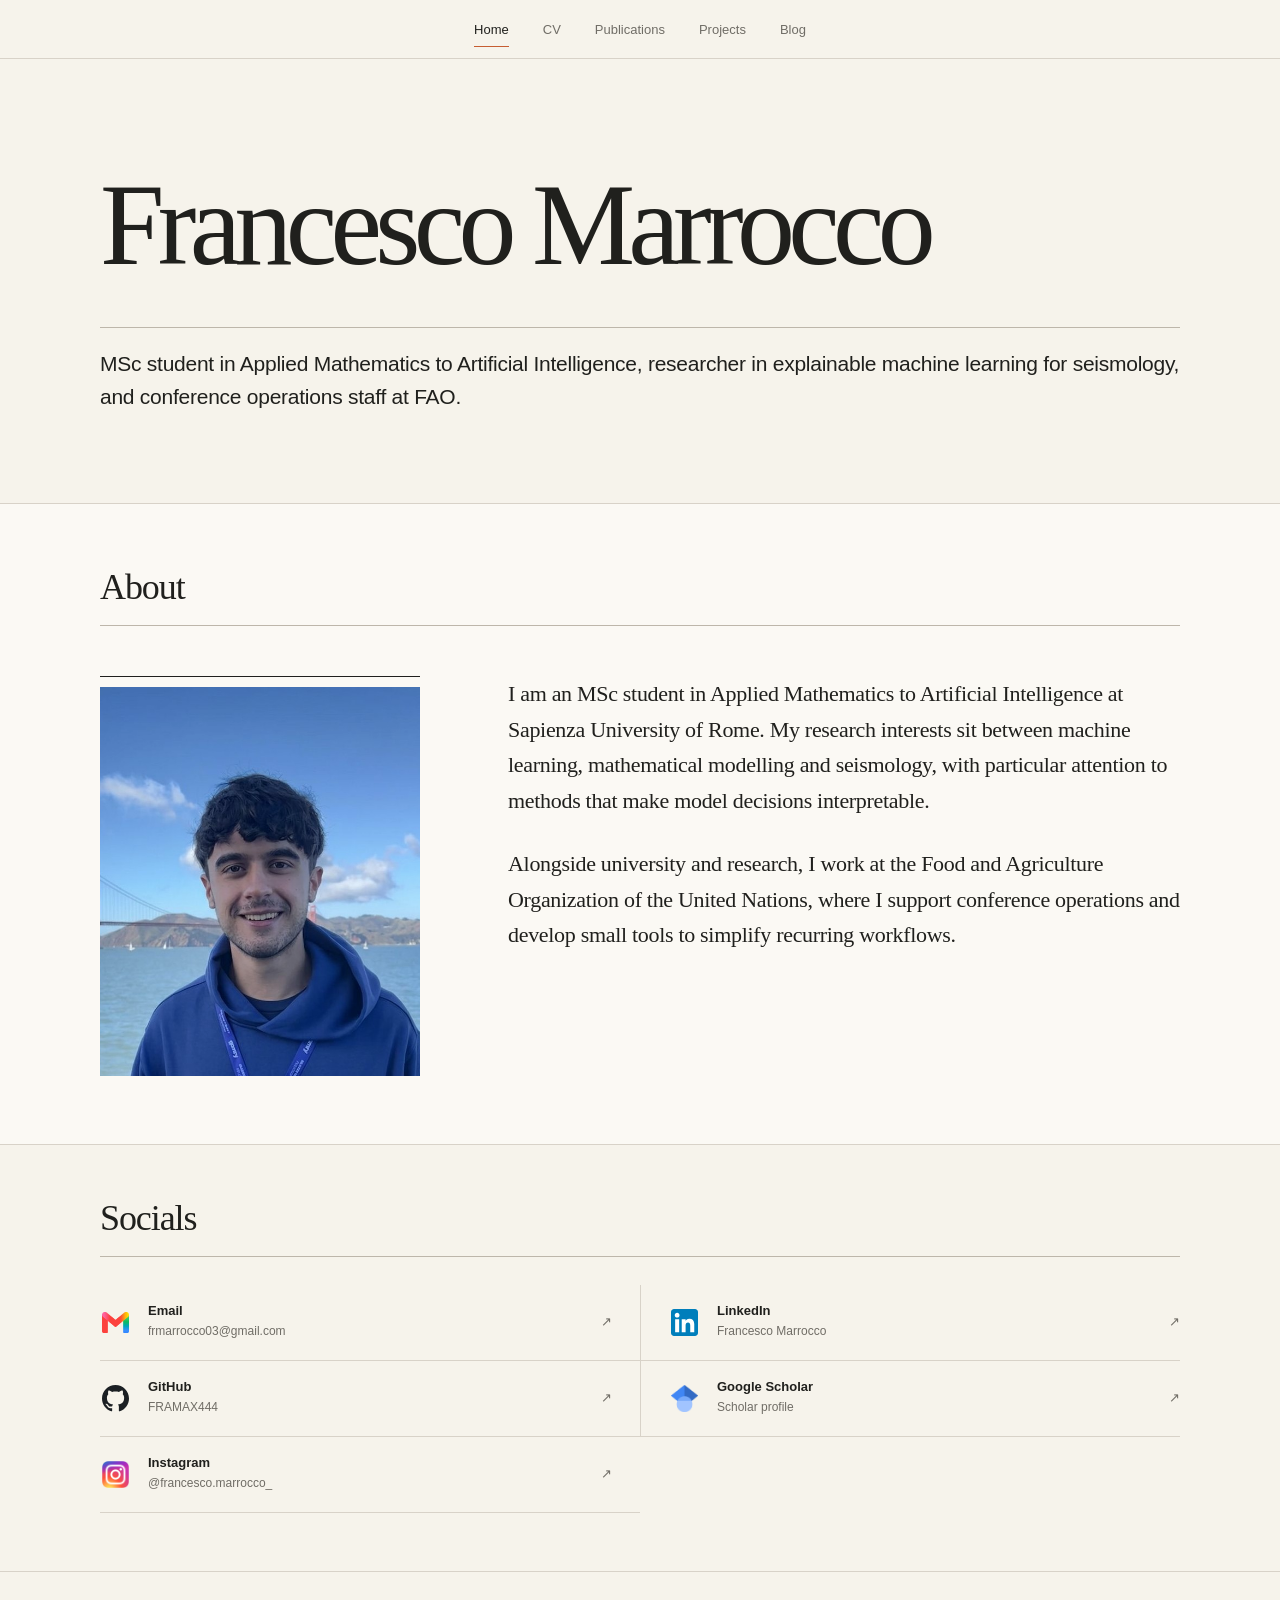
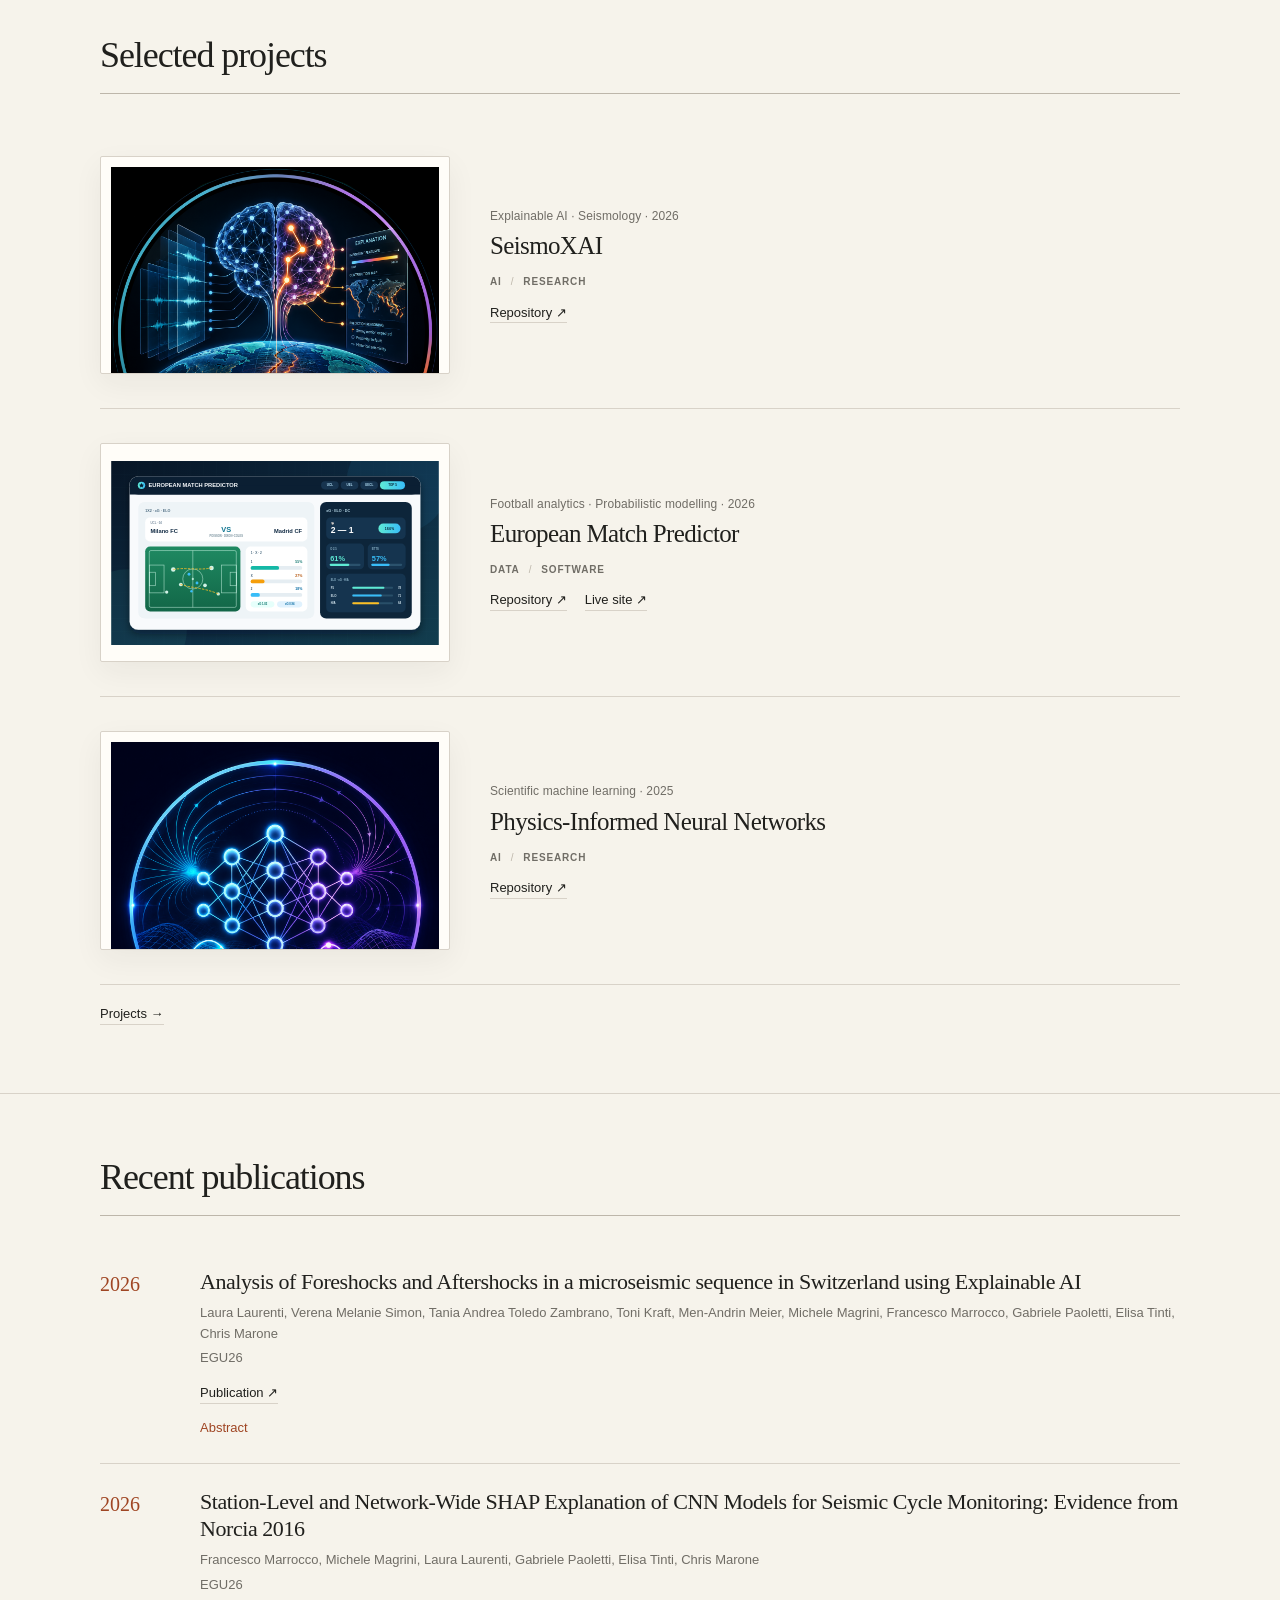
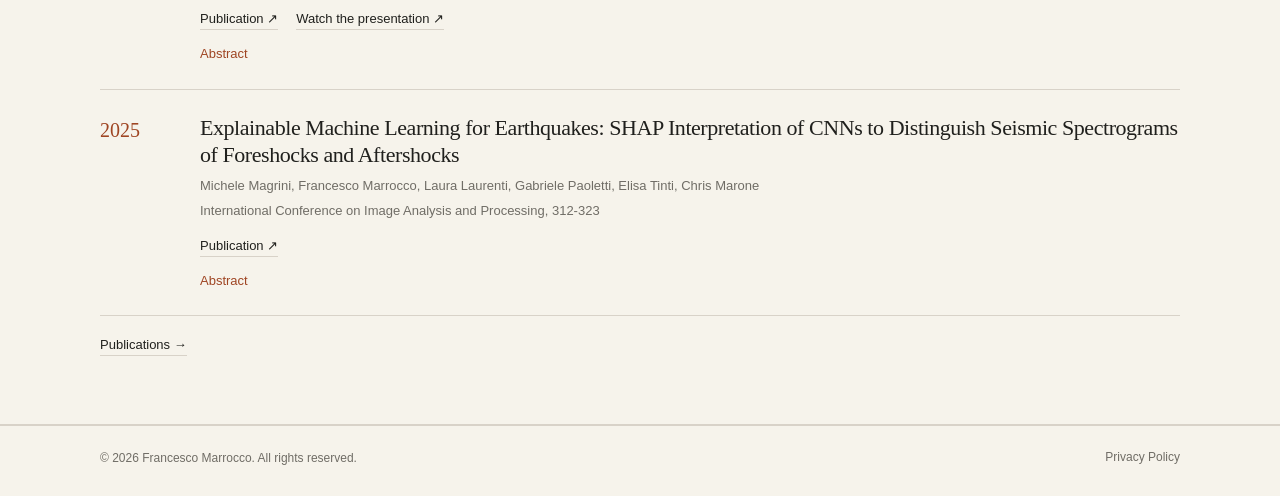
<file: index.html>
<!doctype html>
<html lang="en">
<head>
  <meta charset="utf-8">
  <meta name="viewport" content="width=device-width, initial-scale=1">
  <meta name="theme-color" content="#f6f3eb">
  <meta name="color-scheme" content="light">
  <meta name="description" content="Francesco Marrocco — applied mathematics, explainable machine learning, seismology, FAO and selected work.">
  <title>Francesco Marrocco — Home</title>
  <link rel="icon" type="image/svg+xml" href="favicon.svg">
  <link rel="stylesheet" href="assets/portfolio.css?v=20260811-5">
  <link rel="stylesheet" href="assets/visual-refresh.css?v=20260812-3">
  <link rel="stylesheet" href="assets/home-signature.css?v=20260812-3">
  <script src="assets/portfolio.js?v=20260811-5" defer></script>
  <script src="assets/home-layout.js?v=20260812-1" defer></script>
</head>
<body data-page="home">
  <a class="skip-link" href="#main">Skip to content</a>
  <div id="site-header"></div>
  <main id="main" class="site-main"></main>
  <div id="site-footer"></div>
  <div class="legal-footer"><div class="container legal-footer-row"><span>© 2026 Francesco Marrocco. All rights reserved.</span><a href="privacy.html">Privacy Policy</a></div></div>
  <div id="modal-root"></div>
</body>
</html>
</file>
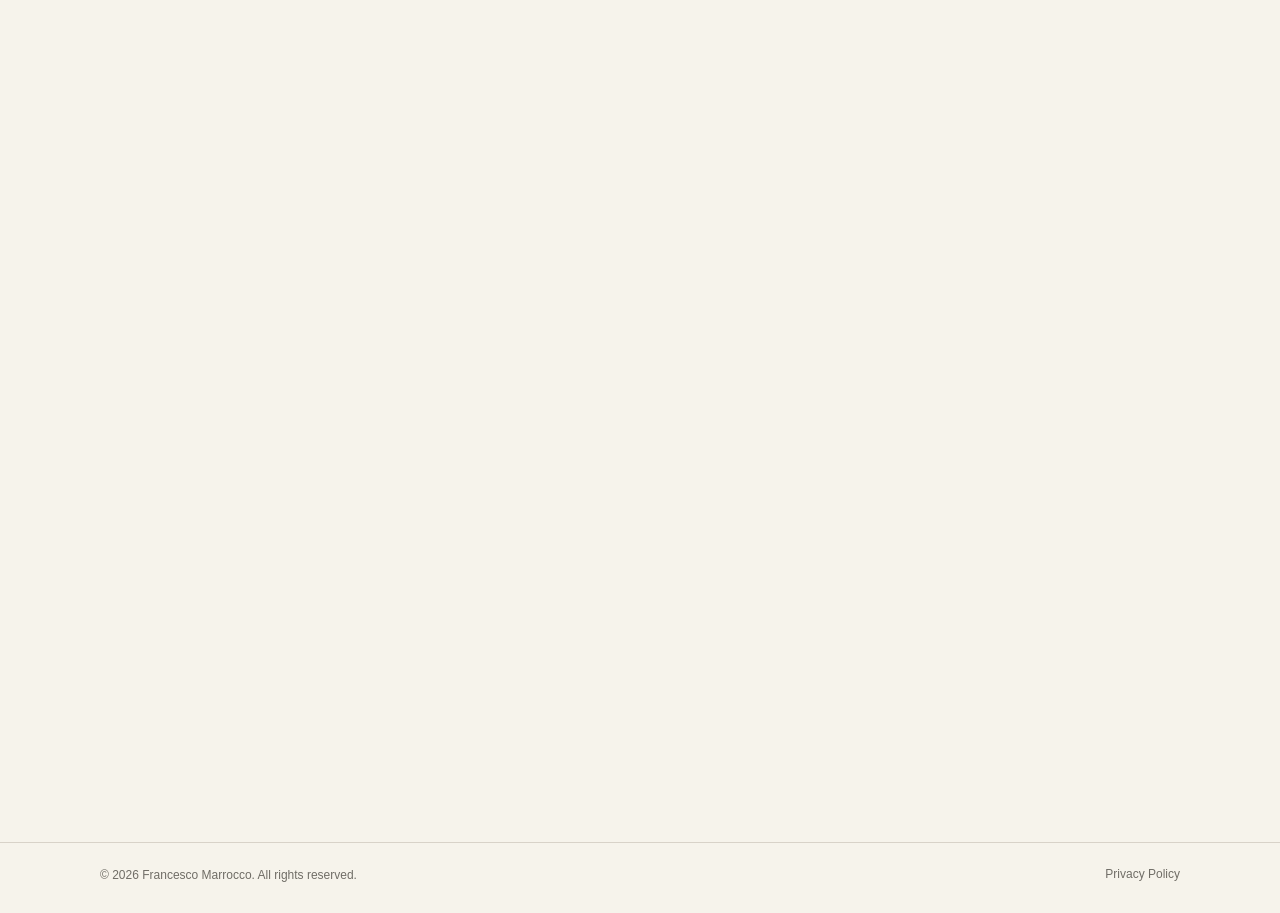
<file: about.html>
<!doctype html>
<html lang="en">
<head>
  <meta charset="utf-8">
  <meta name="viewport" content="width=device-width, initial-scale=1">
  <meta http-equiv="refresh" content="0; url=index.html#about">
  <meta name="robots" content="noindex">
  <title>Francesco Marrocco — About</title>
  <link rel="icon" type="image/svg+xml" href="favicon.svg">
  <link rel="canonical" href="index.html#about">
</head>
<body>
  <p><a href="index.html#about">Continue to About</a></p>
</body>
</html>
</file>
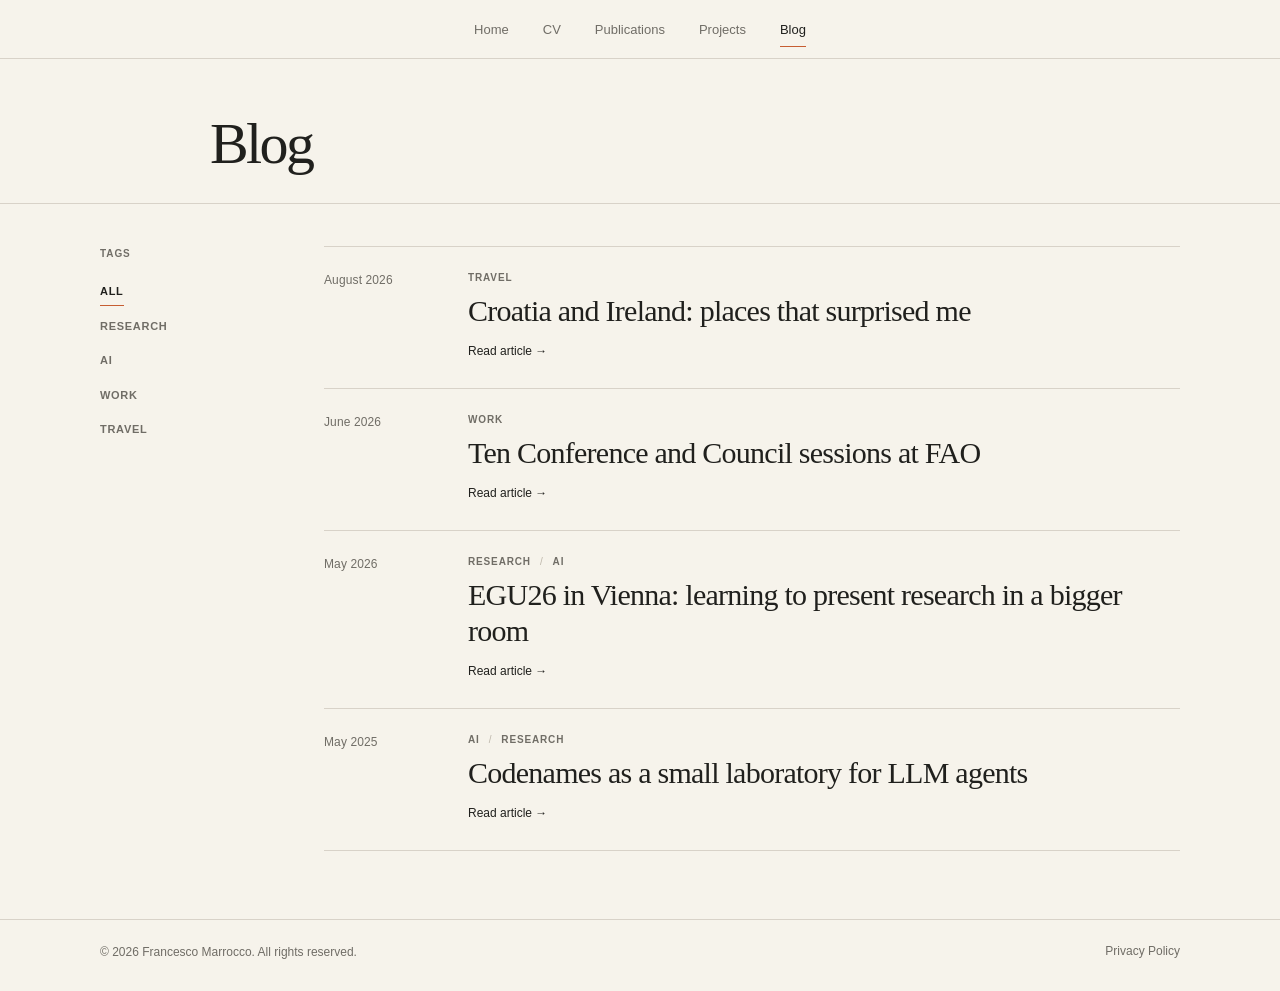
<file: blog.html>
<!doctype html>
<html lang="en">
<head>
  <meta charset="utf-8">
  <meta name="viewport" content="width=device-width, initial-scale=1">
  <meta name="theme-color" content="#f6f3eb">
  <meta name="color-scheme" content="light">
  <meta name="description" content="Francesco Marrocco — notes on research, work, travel, artificial intelligence and technology.">
  <title>Francesco Marrocco — Blog</title>
  <link rel="icon" type="image/svg+xml" href="favicon.svg">
  <link rel="stylesheet" href="assets/portfolio.css?v=20260811-5">
  <link rel="stylesheet" href="assets/visual-refresh.css?v=20260812-3">
  <script src="assets/portfolio.js?v=20260811-5" defer></script>
</head>
<body data-page="blog">
  <a class="skip-link" href="#main">Skip to content</a>
  <div id="site-header"></div>
  <main id="main" class="site-main"></main>
  <div id="site-footer"></div>
  <div class="legal-footer"><div class="container legal-footer-row"><span>© 2026 Francesco Marrocco. All rights reserved.</span><a href="privacy.html">Privacy Policy</a></div></div>
  <div id="modal-root"></div>
</body>
</html>
</file>
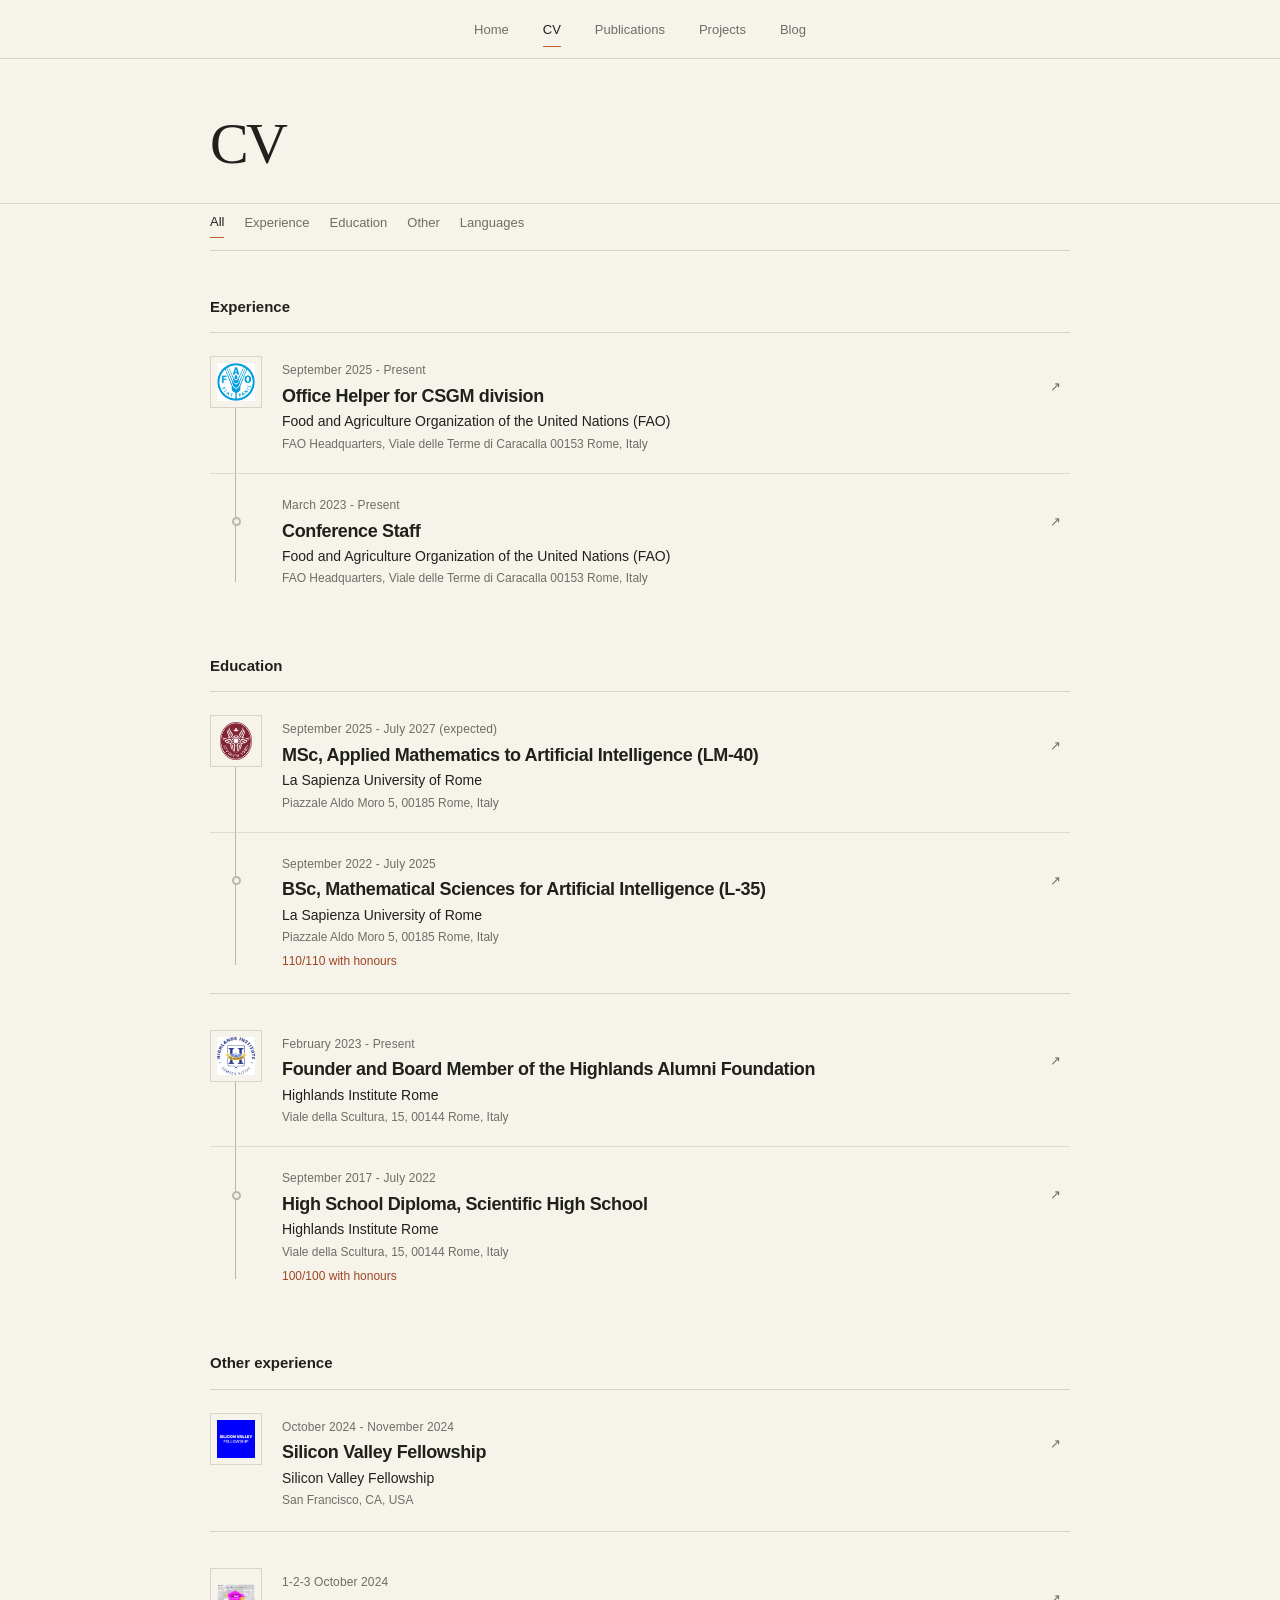
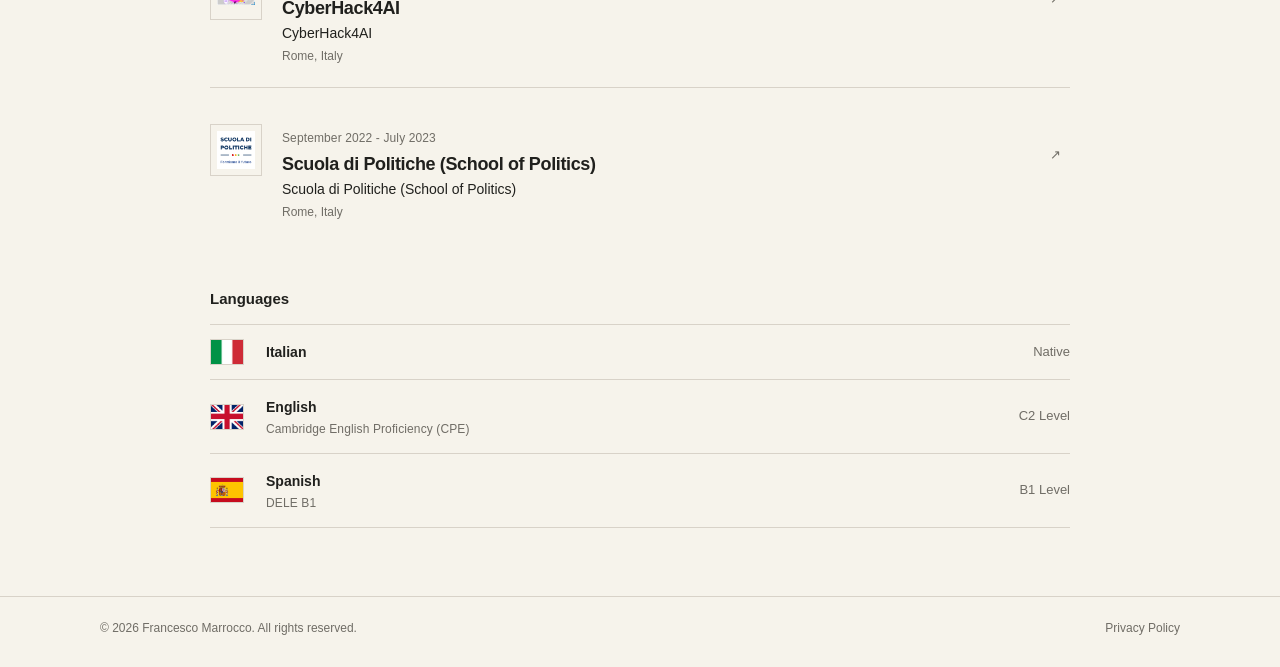
<file: cv.html>
<!doctype html>
<html lang="en">
<head>
  <meta charset="utf-8">
  <meta name="viewport" content="width=device-width, initial-scale=1">
  <meta name="theme-color" content="#f6f3eb">
  <meta name="color-scheme" content="light">
  <meta name="description" content="Francesco Marrocco — experience, education, research and selected activities.">
  <title>Francesco Marrocco — CV</title>
  <link rel="icon" type="image/svg+xml" href="favicon.svg">
  <link rel="stylesheet" href="assets/portfolio.css?v=20260811-5">
  <link rel="stylesheet" href="assets/visual-refresh.css?v=20260812-3">
  <script src="assets/portfolio.js?v=20260811-5" defer></script>
</head>
<body data-page="cv">
  <a class="skip-link" href="#main">Skip to content</a>
  <div id="site-header"></div>
  <main id="main" class="site-main"></main>
  <div id="site-footer"></div>
  <div class="legal-footer"><div class="container legal-footer-row"><span>© 2026 Francesco Marrocco. All rights reserved.</span><a href="privacy.html">Privacy Policy</a></div></div>
  <div id="modal-root"></div>
</body>
</html>
</file>
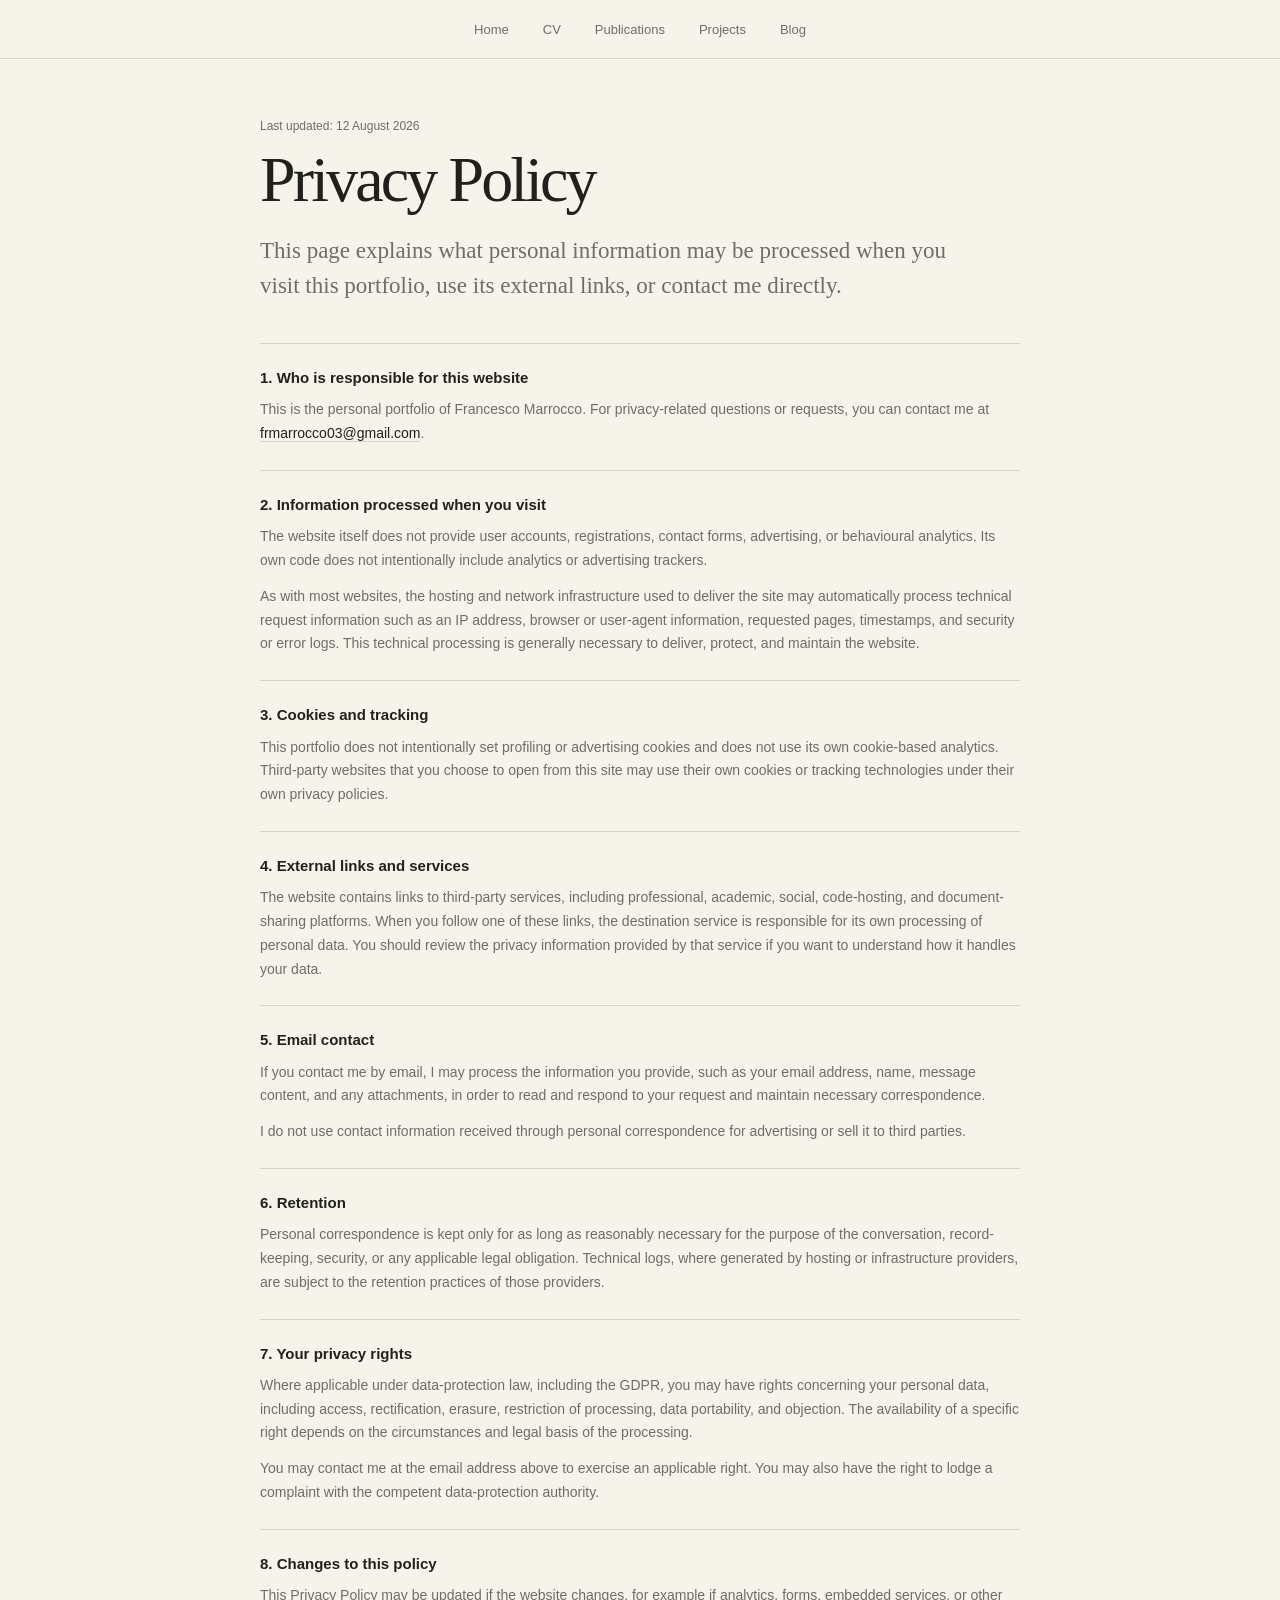
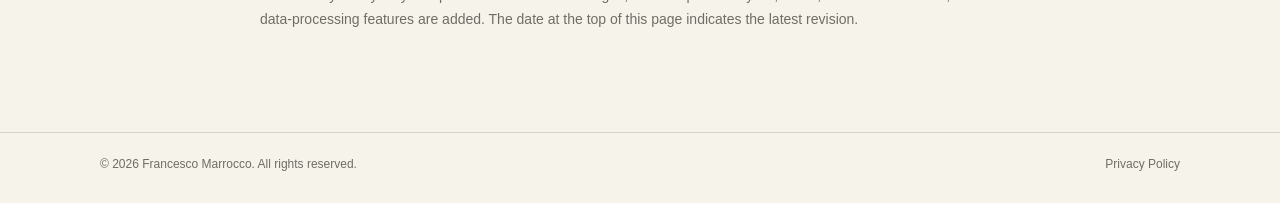
<file: privacy.html>
<!doctype html>
<html lang="en">
<head>
  <meta charset="utf-8">
  <meta name="viewport" content="width=device-width, initial-scale=1">
  <meta name="theme-color" content="#f6f3eb">
  <meta name="color-scheme" content="light">
  <meta name="description" content="Privacy Policy for Francesco Marrocco's personal portfolio website.">
  <title>Francesco Marrocco — Privacy Policy</title>
  <link rel="icon" type="image/svg+xml" href="favicon.svg">
  <link rel="stylesheet" href="assets/portfolio.css?v=20260811-5">
  <link rel="stylesheet" href="assets/visual-refresh.css?v=20260812-3">
  <script src="assets/portfolio.js?v=20260811-5" defer></script>
</head>
<body data-page="privacy">
  <a class="skip-link" href="#main">Skip to content</a>
  <div id="site-header"></div>

  <main id="main" class="site-main">
    <article class="privacy-page">
      <div class="privacy-shell">
        <p class="privacy-kicker">Last updated: 12 August 2026</p>
        <h1>Privacy Policy</h1>
        <p class="privacy-lede">This page explains what personal information may be processed when you visit this portfolio, use its external links, or contact me directly.</p>

        <section class="privacy-section">
          <h2>1. Who is responsible for this website</h2>
          <p>This is the personal portfolio of Francesco Marrocco. For privacy-related questions or requests, you can contact me at <a href="mailto:frmarrocco03@gmail.com">frmarrocco03@gmail.com</a>.</p>
        </section>

        <section class="privacy-section">
          <h2>2. Information processed when you visit</h2>
          <p>The website itself does not provide user accounts, registrations, contact forms, advertising, or behavioural analytics. Its own code does not intentionally include analytics or advertising trackers.</p>
          <p>As with most websites, the hosting and network infrastructure used to deliver the site may automatically process technical request information such as an IP address, browser or user-agent information, requested pages, timestamps, and security or error logs. This technical processing is generally necessary to deliver, protect, and maintain the website.</p>
        </section>

        <section class="privacy-section">
          <h2>3. Cookies and tracking</h2>
          <p>This portfolio does not intentionally set profiling or advertising cookies and does not use its own cookie-based analytics. Third-party websites that you choose to open from this site may use their own cookies or tracking technologies under their own privacy policies.</p>
        </section>

        <section class="privacy-section">
          <h2>4. External links and services</h2>
          <p>The website contains links to third-party services, including professional, academic, social, code-hosting, and document-sharing platforms. When you follow one of these links, the destination service is responsible for its own processing of personal data. You should review the privacy information provided by that service if you want to understand how it handles your data.</p>
        </section>

        <section class="privacy-section">
          <h2>5. Email contact</h2>
          <p>If you contact me by email, I may process the information you provide, such as your email address, name, message content, and any attachments, in order to read and respond to your request and maintain necessary correspondence.</p>
          <p>I do not use contact information received through personal correspondence for advertising or sell it to third parties.</p>
        </section>

        <section class="privacy-section">
          <h2>6. Retention</h2>
          <p>Personal correspondence is kept only for as long as reasonably necessary for the purpose of the conversation, record-keeping, security, or any applicable legal obligation. Technical logs, where generated by hosting or infrastructure providers, are subject to the retention practices of those providers.</p>
        </section>

        <section class="privacy-section">
          <h2>7. Your privacy rights</h2>
          <p>Where applicable under data-protection law, including the GDPR, you may have rights concerning your personal data, including access, rectification, erasure, restriction of processing, data portability, and objection. The availability of a specific right depends on the circumstances and legal basis of the processing.</p>
          <p>You may contact me at the email address above to exercise an applicable right. You may also have the right to lodge a complaint with the competent data-protection authority.</p>
        </section>

        <section class="privacy-section">
          <h2>8. Changes to this policy</h2>
          <p>This Privacy Policy may be updated if the website changes, for example if analytics, forms, embedded services, or other data-processing features are added. The date at the top of this page indicates the latest revision.</p>
        </section>
      </div>
    </article>
  </main>

  <div id="site-footer"></div>
  <div class="legal-footer"><div class="container legal-footer-row"><span>© 2026 Francesco Marrocco. All rights reserved.</span><a href="privacy.html" aria-current="page">Privacy Policy</a></div></div>
  <div id="modal-root"></div>
</body>
</html>
</file>
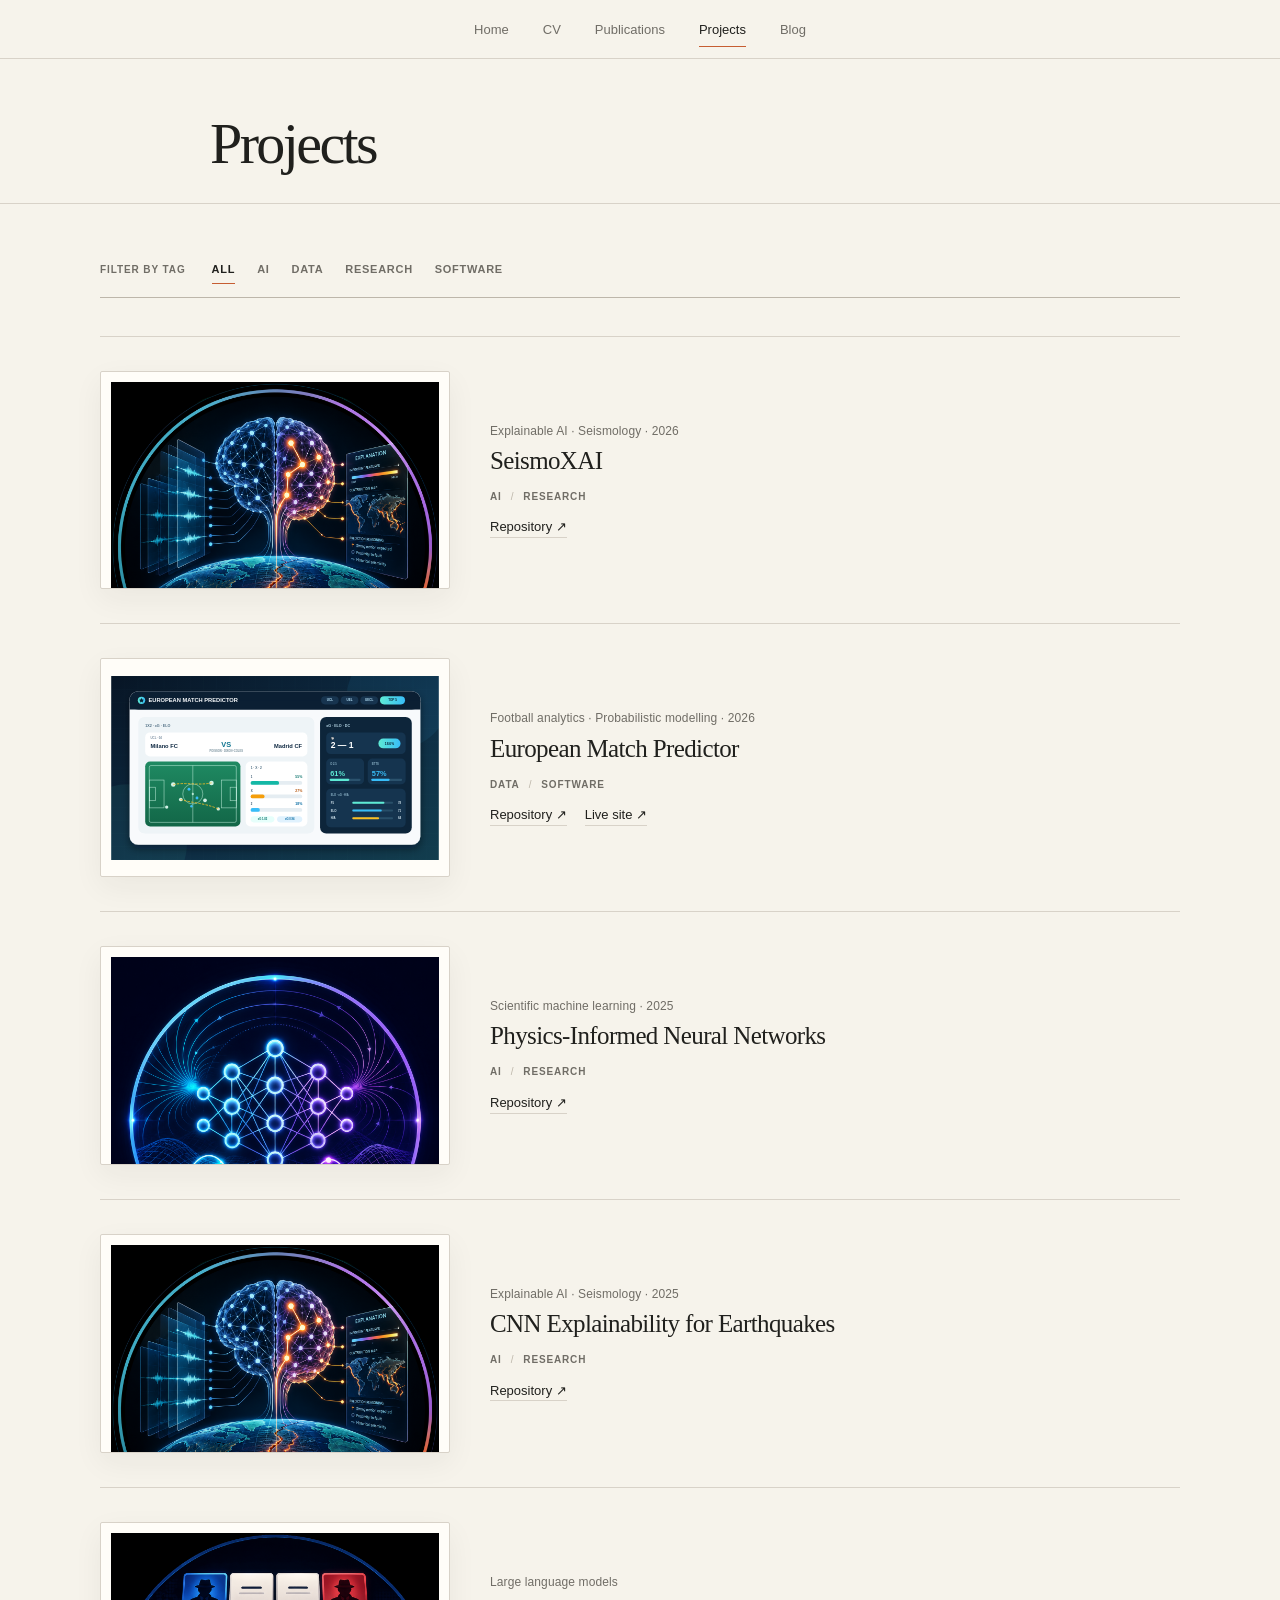
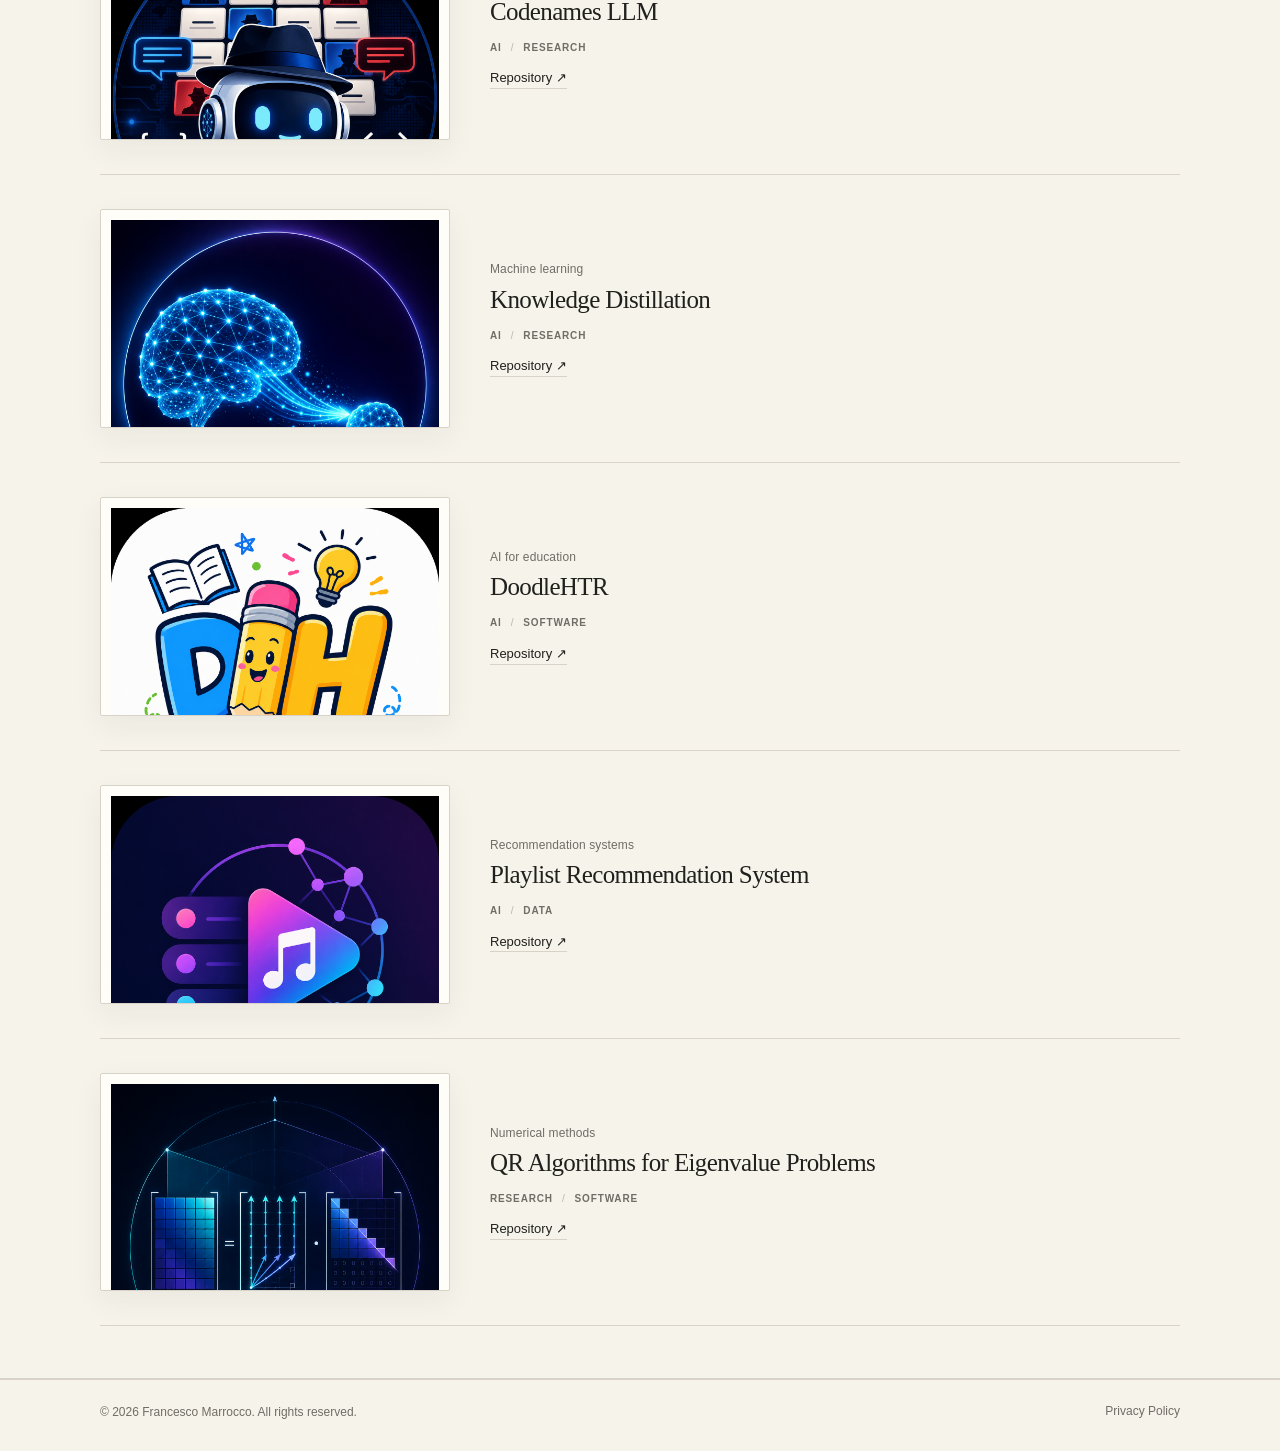
<file: projects.html>
<!doctype html>
<html lang="en">
<head>
  <meta charset="utf-8">
  <meta name="viewport" content="width=device-width, initial-scale=1">
  <meta name="theme-color" content="#f6f3eb">
  <meta name="color-scheme" content="light">
  <meta name="description" content="Francesco Marrocco — selected research, numerical and software projects.">
  <title>Francesco Marrocco — Projects</title>
  <link rel="icon" type="image/svg+xml" href="favicon.svg">
  <link rel="stylesheet" href="assets/portfolio.css?v=20260811-5">
  <link rel="stylesheet" href="assets/visual-refresh.css?v=20260812-3">
  <script src="assets/portfolio.js?v=20260811-5" defer></script>
  <script src="assets/project-tags.js?v=20260812-1" defer></script>
</head>
<body data-page="projects">
  <a class="skip-link" href="#main">Skip to content</a>
  <div id="site-header"></div>
  <main id="main" class="site-main"></main>
  <div id="site-footer"></div>
  <div class="legal-footer"><div class="container legal-footer-row"><span>© 2026 Francesco Marrocco. All rights reserved.</span><a href="privacy.html">Privacy Policy</a></div></div>
  <div id="modal-root"></div>
</body>
</html>
</file>
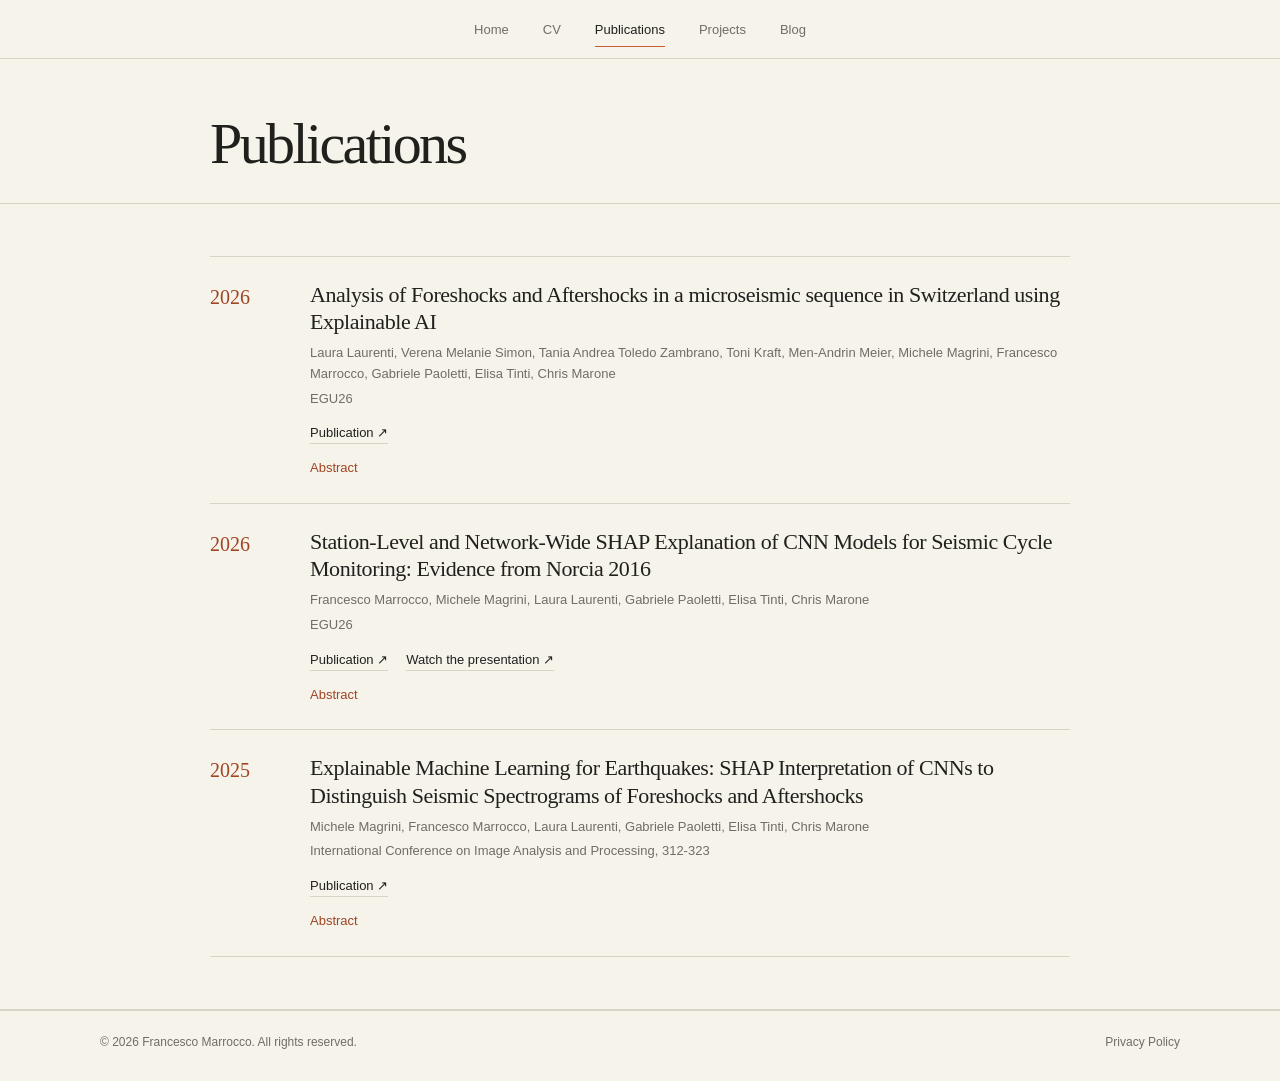
<file: publications.html>
<!doctype html>
<html lang="en">
<head>
  <meta charset="utf-8">
  <meta name="viewport" content="width=device-width, initial-scale=1">
  <meta name="theme-color" content="#f6f3eb">
  <meta name="color-scheme" content="light">
  <meta name="description" content="Francesco Marrocco — publications in explainable machine learning and seismology.">
  <title>Francesco Marrocco — Publications</title>
  <link rel="icon" type="image/svg+xml" href="favicon.svg">
  <link rel="stylesheet" href="assets/portfolio.css?v=20260811-5">
  <link rel="stylesheet" href="assets/visual-refresh.css?v=20260812-3">
  <script src="assets/portfolio.js?v=20260811-5" defer></script>
</head>
<body data-page="publications">
  <a class="skip-link" href="#main">Skip to content</a>
  <div id="site-header"></div>
  <main id="main" class="site-main"></main>
  <div id="site-footer"></div>
  <div class="legal-footer"><div class="container legal-footer-row"><span>© 2026 Francesco Marrocco. All rights reserved.</span><a href="privacy.html">Privacy Policy</a></div></div>
  <div id="modal-root"></div>
</body>
</html>
</file>
<file: assets/portfolio.css>
:root {
  --paper: #f6f3eb;
  --paper-2: #fbf9f4;
  --ink: #20201d;
  --muted: #706d66;
  --line: #d8d2c8;
  --line-strong: #bdb6aa;
  --rust: #c65d32;
  --rust-dark: #9f4523;
  --max: 1080px;
  --narrow: 860px;
  --header: 58px;
}

* { box-sizing: border-box; }

html {
  scroll-behavior: smooth;
  -webkit-text-size-adjust: 100%;
}

body {
  margin: 0;
  min-width: 0;
  overflow-x: hidden;
  background: var(--paper);
  color: var(--ink);
  font-family: Arial, Helvetica, sans-serif;
  font-size: 16px;
  line-height: 1.6;
  -webkit-font-smoothing: antialiased;
  text-rendering: optimizeLegibility;
}

body.modal-open { overflow: hidden; }

::selection {
  background: var(--rust);
  color: #fff;
}

img {
  display: block;
  max-width: 100%;
}

a { color: inherit; }

button,
summary { font: inherit; }

button { color: inherit; }

a:focus-visible,
button:focus-visible,
summary:focus-visible {
  outline: 2px solid var(--rust);
  outline-offset: 4px;
}

.skip-link {
  position: fixed;
  left: 16px;
  top: 10px;
  z-index: 500;
  transform: translateY(-160%);
  background: var(--ink);
  color: #fff;
  padding: 8px 12px;
  text-decoration: none;
}

.skip-link:focus { transform: none; }

.container {
  width: min(var(--max), calc(100% - 48px));
  margin: 0 auto;
}

.narrow {
  width: min(var(--narrow), calc(100% - 48px));
  margin: 0 auto;
}

.site-header {
  position: sticky;
  top: 0;
  z-index: 100;
  min-height: var(--header);
  background: color-mix(in srgb, var(--paper) 95%, transparent);
  border-bottom: 1px solid var(--line);
  backdrop-filter: blur(10px);
  -webkit-backdrop-filter: blur(10px);
}

.nav-shell {
  min-height: var(--header);
  display: flex;
  align-items: center;
  justify-content: center;
}

.nav-tabs {
  display: flex;
  align-items: stretch;
  justify-content: center;
  gap: clamp(18px, 4vw, 34px);
  width: 100%;
  overflow-x: auto;
  scrollbar-width: none;
  -webkit-overflow-scrolling: touch;
  scroll-snap-type: x proximity;
}

.nav-tabs::-webkit-scrollbar { display: none; }

.nav-link {
  position: relative;
  flex: 0 0 auto;
  min-height: var(--header);
  display: flex;
  align-items: center;
  padding: 1px 0 0;
  color: var(--muted);
  text-decoration: none;
  font-size: 13px;
  line-height: 1;
  scroll-snap-align: center;
}

.nav-link::after {
  content: "";
  position: absolute;
  left: 0;
  right: 100%;
  bottom: 11px;
  height: 1px;
  background: var(--rust);
  transition: right .18s ease;
}

.nav-link:hover,
.nav-link.active { color: var(--ink); }

.nav-link:hover::after,
.nav-link.active::after { right: 0; }

.site-main { min-height: calc(100vh - var(--header)); }

.page-intro {
  padding: 56px 0 30px;
  border-bottom: 1px solid var(--line);
}

.page-intro h1,
.hero h1,
.blog-post h1 {
  margin: 0;
  font-family: Georgia, "Times New Roman", serif;
  font-weight: 400;
  letter-spacing: -.045em;
  line-height: 1;
}

.page-intro h1 { font-size: clamp(38px, 6vw, 58px); }

.page-intro p {
  margin: 12px 0 0;
  max-width: 620px;
  color: var(--muted);
  font-size: 14px;
}

.content-section {
  padding: 52px 0;
  border-bottom: 1px solid var(--line);
}

.section-head {
  margin-bottom: 24px;
}

.section-head h2,
.cv-section-head h2 {
  margin: 0;
  font-size: 15px;
  line-height: 1.3;
  font-weight: 700;
}

.section-head p {
  margin: 6px 0 0;
  max-width: 560px;
  color: var(--muted);
  font-size: 12px;
}

.hero {
  padding: 68px 0 58px;
  border-bottom: 1px solid var(--line);
}

.hero-grid {
  display: grid;
  grid-template-columns: minmax(0, 1.35fr) minmax(220px, .65fr);
  align-items: end;
  gap: 72px;
}

.hero-copy { max-width: 710px; }

.hero h1 { font-size: clamp(52px, 8vw, 88px); }

.hero-role {
  margin: 25px 0 0;
  max-width: 720px;
  color: var(--ink);
  font-size: clamp(17px, 2vw, 21px);
  line-height: 1.48;
  letter-spacing: -.01em;
}

.hero-photo-wrap {
  display: flex;
  align-items: flex-end;
  align-self: stretch;
}

.hero-photo {
  width: 100%;
  max-height: 460px;
  aspect-ratio: 4 / 5;
  object-fit: cover;
  object-position: center;
  border: 1px solid var(--line);
}

.home-section {
  padding: 64px 0 68px;
}

.home-section .section-head {
  display: grid;
  grid-template-columns: minmax(0, 1fr) auto;
  align-items: end;
  gap: 24px;
  margin-bottom: 28px;
  padding-bottom: 18px;
  border-bottom: 1px solid var(--line-strong);
}

.home-section .section-head h2 {
  font-family: Georgia, "Times New Roman", serif;
  font-size: clamp(27px, 3.5vw, 36px);
  line-height: 1.08;
  font-weight: 400;
  letter-spacing: -.03em;
}

.home-section .section-head p {
  max-width: 360px;
  margin: 0 0 2px;
  text-align: right;
  font-size: 12px;
}

.home-section .social-grid,
.home-section .project-list,
.home-section .pub-list {
  border-top: 0;
}

.social-grid {
  display: grid;
  grid-template-columns: repeat(2, minmax(0, 1fr));
  border-top: 1px solid var(--line);
}

.social-row {
  min-height: 76px;
  display: grid;
  grid-template-columns: 34px minmax(0, 1fr) auto;
  align-items: center;
  gap: 14px;
  padding: 14px 0;
  text-decoration: none;
  border-bottom: 1px solid var(--line);
}

.social-row:nth-child(odd) { padding-right: 28px; }

.social-row:nth-child(even) {
  padding-left: 28px;
  border-left: 1px solid var(--line);
}

.social-row:hover .social-copy strong,
.social-row:hover .social-arrow {
  color: var(--rust-dark);
}

.social-icon {
  width: 30px;
  height: 30px;
  display: grid;
  place-items: center;
}

.social-icon img {
  max-width: 27px;
  max-height: 27px;
  object-fit: contain;
}

.social-copy { min-width: 0; }

.social-copy strong {
  display: block;
  font-size: 13px;
  line-height: 1.25;
}

.social-copy span {
  display: block;
  margin-top: 3px;
  color: var(--muted);
  font-size: 12px;
  overflow-wrap: anywhere;
}

.social-arrow,
.external-arrow,
.cv-entry-action {
  font-family: Arial, Helvetica, sans-serif;
  font-variant-emoji: text;
}

.social-arrow {
  color: var(--muted);
  font-size: 13px;
}

.about-copy {
  max-width: 780px;
  padding-top: 2px;
}

.about-copy p {
  margin: 0 0 18px;
  font-family: Georgia, "Times New Roman", serif;
  font-size: clamp(20px, 2.45vw, 27px);
  line-height: 1.45;
  letter-spacing: -.015em;
}

.about-copy p:last-child { margin-bottom: 0; }

.project-list,
.pub-list {
  border-top: 1px solid var(--line);
}

.project-row {
  display: grid;
  grid-template-columns: 280px minmax(0, 1fr);
  gap: 30px;
  padding: 28px 0;
  border-bottom: 1px solid var(--line);
}

.project-row[hidden],
.blog-row[hidden] { display: none; }

.project-media {
  aspect-ratio: 16 / 10;
  overflow: hidden;
  background: var(--paper-2);
  border: 1px solid var(--line);
}

.project-media img {
  width: 100%;
  height: 100%;
  object-fit: cover;
  transition: transform .2s ease;
}

.project-row:hover .project-media img { transform: scale(1.012); }

.project-meta,
.cv-meta,
.modal-meta,
.blog-date,
.blog-post-meta {
  color: var(--muted);
  font-size: 12px;
  letter-spacing: .01em;
}

.project-row h3 {
  margin: 5px 0 8px;
  font-family: Georgia, "Times New Roman", serif;
  font-size: 25px;
  line-height: 1.2;
  font-weight: 400;
  letter-spacing: -.025em;
}

.project-row p {
  margin: 0;
  max-width: 660px;
  color: var(--muted);
  font-size: 14px;
}

.tag-line {
  display: flex;
  flex-wrap: wrap;
  margin-top: 14px;
  color: var(--muted);
  font-size: 12px;
}

.tag-line span + span::before {
  content: " · ";
  padding: 0 5px;
  color: var(--line-strong);
}

.row-links {
  display: flex;
  flex-wrap: wrap;
  gap: 12px 18px;
  margin-top: 15px;
}

.section-more { margin-top: 20px; }

.text-link {
  color: var(--ink);
  text-decoration: none;
  font-size: 13px;
  line-height: 1.45;
  border-bottom: 1px solid var(--line);
}

.text-link:hover {
  color: var(--rust-dark);
  border-color: var(--rust);
}

.filter-bar {
  display: flex;
  flex-wrap: wrap;
  gap: 16px;
  margin: 0 0 36px;
  padding-bottom: 12px;
  border-bottom: 1px solid var(--line);
}

.filter-btn,
.blog-filter-btn {
  border: 0;
  background: transparent;
  padding: 0 0 4px;
  color: var(--muted);
  font-size: 13px;
  cursor: pointer;
  border-bottom: 1px solid transparent;
}

.filter-btn:hover,
.filter-btn.active,
.blog-filter-btn:hover,
.blog-filter-btn.active {
  color: var(--ink);
  border-color: var(--rust);
}

.cv-page { padding: 4px 0 68px; }

.cv-section { margin-top: 46px; }

.cv-section[hidden] { display: none; }

.cv-section-head { margin-bottom: 16px; }

.cv-list { border-top: 1px solid var(--line); }

.cv-institution-group {
  position: relative;
  padding: 6px 0 2px;
  border-bottom: 1px solid var(--line);
}

.cv-institution-group:last-child { border-bottom: 0; }

.cv-institution-group + .cv-institution-group { margin-top: 13px; }

.cv-institution-group.connected::before {
  content: "";
  position: absolute;
  left: 25px;
  top: 57px;
  bottom: 28px;
  width: 1px;
  background: var(--line-strong);
  pointer-events: none;
}

.cv-entry-trigger {
  position: relative;
  z-index: 1;
  width: 100%;
  display: grid;
  grid-template-columns: 52px minmax(0, 1fr) 20px;
  gap: 20px;
  align-items: start;
  border: 0;
  background: transparent;
  padding: 17px 0 19px;
  text-align: left;
  cursor: pointer;
  border-radius: 0;
  -webkit-appearance: none;
}

.cv-entry-trigger + .cv-entry-trigger {
  border-top: 1px solid color-mix(in srgb, var(--line) 72%, transparent);
}

.cv-entry-trigger:hover {
  background: color-mix(in srgb, var(--paper-2) 70%, transparent);
}

.cv-entry-trigger:hover .cv-title,
.cv-entry-trigger:hover .cv-entry-action {
  color: var(--rust-dark);
}

.cv-marker {
  min-height: 52px;
  position: relative;
  display: grid;
  place-items: center;
}

.cv-logo,
.cv-logo-placeholder {
  position: relative;
  z-index: 2;
  width: 52px;
  height: 52px;
  background: var(--paper);
  border: 1px solid var(--line);
}

.cv-logo {
  padding: 6px;
  object-fit: contain;
}

.cv-logo-placeholder {
  display: grid;
  place-items: center;
  color: var(--muted);
  font-family: Georgia, "Times New Roman", serif;
  font-size: 18px;
}

.cv-dot {
  position: relative;
  z-index: 2;
  width: 9px;
  height: 9px;
  margin-top: 10px;
  border-radius: 50%;
  border: 2px solid var(--line-strong);
  background: var(--paper);
}

.cv-entry-copy {
  display: block;
  min-width: 0;
}

.cv-title,
.cv-org,
.cv-location,
.cv-grade,
.cv-preview {
  display: block;
}

.cv-title {
  margin-top: 3px;
  font-size: 18px;
  font-weight: 700;
  line-height: 1.25;
  letter-spacing: -.02em;
}

.cv-org {
  margin-top: 3px;
  font-size: 14px;
}

.cv-location {
  margin-top: 2px;
  color: var(--muted);
  font-size: 12px;
}

.cv-grade {
  margin-top: 5px;
  color: var(--rust-dark);
  font-size: 12px;
}

.cv-preview {
  margin-top: 10px;
  max-width: 650px;
  color: var(--muted);
  font-size: 13px;
  line-height: 1.55;
}

.cv-entry-action {
  padding-top: 21px;
  color: var(--muted);
  font-size: 13px;
}

.language-list { border-top: 1px solid var(--line); }

.language-row {
  display: grid;
  grid-template-columns: 40px minmax(0, 1fr) auto;
  gap: 16px;
  align-items: center;
  padding: 14px 0;
  border-bottom: 1px solid var(--line);
}

.language-row img {
  width: 34px;
  height: 26px;
  object-fit: cover;
  border: 1px solid var(--line);
}

.language-row strong { font-size: 14px; }

.language-row > span:last-child {
  color: var(--muted);
  font-size: 13px;
}

.modal-backdrop {
  position: fixed;
  inset: 0;
  z-index: 400;
  display: grid;
  place-items: center;
  padding: 28px;
  background: rgba(32, 32, 29, .42);
  overflow-y: auto;
  overscroll-behavior: contain;
}

.modal-sheet {
  width: min(820px, 100%);
  max-height: min(88vh, 920px);
  max-height: min(88dvh, 920px);
  overflow-y: auto;
  overscroll-behavior: contain;
  background: var(--paper);
  border: 1px solid var(--line-strong);
  box-shadow: 0 24px 70px rgba(32, 32, 29, .18);
}

.modal-header {
  position: sticky;
  top: 0;
  z-index: 2;
  display: grid;
  grid-template-columns: minmax(0, 1fr) auto;
  gap: 24px;
  padding: 26px 30px 22px;
  background: color-mix(in srgb, var(--paper) 96%, transparent);
  border-bottom: 1px solid var(--line);
  backdrop-filter: blur(8px);
  -webkit-backdrop-filter: blur(8px);
}

.modal-header h2 {
  margin: 5px 0 2px;
  font-family: Georgia, "Times New Roman", serif;
  font-size: clamp(27px, 4vw, 39px);
  font-weight: 400;
  line-height: 1.08;
  letter-spacing: -.035em;
}

.modal-header p {
  margin: 4px 0 0;
  color: var(--muted);
  font-size: 13px;
}

.modal-grade {
  display: inline-block;
  margin-top: 7px;
  color: var(--rust-dark);
  font-size: 12px;
}

.modal-close {
  width: 38px;
  height: 38px;
  border: 1px solid var(--line);
  background: transparent;
  cursor: pointer;
  font-size: 21px;
  line-height: 1;
}

.modal-close:hover {
  color: var(--rust-dark);
  border-color: var(--rust);
}

.modal-content { padding: 8px 30px 34px; }

.modal-lede {
  margin: 20px 0 0;
  font-family: Georgia, "Times New Roman", serif;
  font-size: 20px;
  line-height: 1.45;
}

.modal-block {
  padding: 22px 0;
  border-bottom: 1px solid var(--line);
}

.modal-block:last-child { border-bottom: 0; }

.modal-block h3 {
  margin: 0 0 12px;
  font-size: 13px;
}

.modal-notes {
  margin: 0;
  padding-left: 20px;
}

.modal-notes li {
  color: var(--muted);
  font-size: 14px;
}

.modal-notes li + li { margin-top: 9px; }

.honour-list { border-top: 1px solid var(--line); }

.honour-row {
  display: grid;
  grid-template-columns: minmax(0, 1fr) auto;
  gap: 18px;
  padding: 12px 0;
  border-bottom: 1px solid var(--line);
}

.honour-row strong { font-size: 13px; }

.honour-row span {
  color: var(--muted);
  font-size: 12px;
}

.honour-row p {
  margin: 5px 0 0;
  color: var(--muted);
  font-size: 13px;
}

.coursework > summary {
  cursor: pointer;
  list-style: none;
  color: var(--rust-dark);
  font-size: 13px;
}

.coursework > summary::-webkit-details-marker { display: none; }

.course-list {
  margin-top: 14px;
  border-top: 1px solid var(--line);
}

.course-row {
  display: grid;
  grid-template-columns: minmax(0, 1fr) 120px 72px;
  gap: 16px;
  padding: 10px 0;
  border-bottom: 1px solid var(--line);
  font-size: 13px;
}

.course-grade,
.course-credits {
  color: var(--muted);
  text-align: right;
}

.course-repos {
  grid-column: 1 / -1;
  display: flex;
  flex-wrap: wrap;
  gap: 10px;
}

.cv-gallery {
  display: grid;
  grid-template-columns: repeat(4, minmax(0, 1fr));
  gap: 8px;
}

.cv-gallery a {
  aspect-ratio: 4 / 3;
  overflow: hidden;
  border: 1px solid var(--line);
}

.cv-gallery img {
  width: 100%;
  height: 100%;
  object-fit: cover;
}

.pub-row {
  display: grid;
  grid-template-columns: 76px minmax(0, 1fr);
  gap: 24px;
  padding: 24px 0;
  border-bottom: 1px solid var(--line);
}

.pub-year {
  color: var(--rust-dark);
  font-family: Georgia, "Times New Roman", serif;
  font-size: 20px;
}

.pub-row h3 {
  margin: 0 0 8px;
  font-family: Georgia, "Times New Roman", serif;
  font-size: 22px;
  font-weight: 400;
  line-height: 1.23;
  letter-spacing: -.02em;
}

.pub-authors,
.pub-venue {
  color: var(--muted);
  font-size: 13px;
}

.pub-venue { margin-top: 4px; }

.pub-details { margin-top: 14px; }

.pub-details summary {
  cursor: pointer;
  list-style: none;
  color: var(--rust-dark);
  font-size: 13px;
}

.pub-details summary::-webkit-details-marker { display: none; }

.pub-details p {
  margin: 12px 0 0;
  max-width: 760px;
  color: var(--muted);
  font-size: 14px;
  white-space: pre-line;
}

.blog-index { padding: 42px 0 68px; }

.blog-layout {
  display: grid;
  grid-template-columns: 170px minmax(0, 1fr);
  gap: 54px;
  align-items: start;
}

.blog-filter {
  position: sticky;
  top: calc(var(--header) + 24px);
  display: flex;
  flex-direction: column;
  align-items: flex-start;
  gap: 9px;
}

.blog-filter-title {
  margin-bottom: 6px;
  font-size: 12px;
  font-weight: 700;
}

.blog-list { border-top: 1px solid var(--line); }

.blog-row { border-bottom: 1px solid var(--line); }

.blog-row-link {
  display: grid;
  grid-template-columns: 120px minmax(0, 1fr);
  gap: 24px;
  padding: 24px 0 26px;
  text-decoration: none;
}

.blog-row-link:hover h2,
.blog-row-link:hover .blog-read {
  color: var(--rust-dark);
}

.blog-tags {
  display: flex;
  flex-wrap: wrap;
  gap: 6px 11px;
  margin-bottom: 7px;
  color: var(--rust-dark);
  font-size: 11px;
  text-transform: uppercase;
  letter-spacing: .055em;
}

.blog-row h2 {
  margin: 0;
  font-family: Georgia, "Times New Roman", serif;
  font-size: clamp(23px, 3vw, 30px);
  font-weight: 400;
  line-height: 1.2;
  letter-spacing: -.025em;
}

.blog-row p {
  margin: 10px 0 0;
  max-width: 670px;
  color: var(--muted);
  font-size: 14px;
}

.blog-read {
  display: inline-block;
  margin-top: 13px;
  font-size: 12px;
}

.blog-post { padding: 54px 0 78px; }

.blog-back {
  display: inline-block;
  margin-bottom: 42px;
}

.blog-post-meta { margin-bottom: 8px; }

.blog-post h1 {
  max-width: 780px;
  font-size: clamp(42px, 7vw, 66px);
}

.blog-post-lede {
  margin: 22px 0 0;
  max-width: 720px;
  color: var(--muted);
  font-family: Georgia, "Times New Roman", serif;
  font-size: clamp(19px, 2.4vw, 25px);
  line-height: 1.48;
}

.blog-body {
  max-width: 700px;
  margin-top: 42px;
}

.blog-body p {
  margin: 0 0 20px;
  font-size: 16px;
  line-height: 1.72;
}

.blog-body h2 {
  margin: 40px 0 14px;
  font-size: 18px;
  line-height: 1.3;
}

.blog-body blockquote {
  margin: 28px 0;
  padding-left: 18px;
  border-left: 2px solid var(--rust);
  color: var(--muted);
  font-family: Georgia, "Times New Roman", serif;
  font-size: 19px;
}

.blog-body figure { margin: 34px 0; }

.blog-body figure img {
  width: 100%;
  border: 1px solid var(--line);
}

.blog-body figcaption {
  margin-top: 7px;
  color: var(--muted);
  font-size: 12px;
}

.post-link {
  display: flex;
  flex-direction: column;
  gap: 5px;
  padding: 16px 0;
  border-block: 1px solid var(--line);
}

.post-link > span {
  color: var(--muted);
  font-size: 12px;
}

.site-footer {
  padding: 26px 0 calc(38px + env(safe-area-inset-bottom));
}

.footer-row {
  color: var(--muted);
  font-size: 12px;
}

.empty-state {
  padding: 48px 0;
  color: var(--muted);
  font-size: 14px;
}

@media (max-width: 800px) {
  :root { --header: 56px; }

  .container,
  .narrow {
    width: min(100% - 32px, var(--max));
  }

  .nav-shell { width: 100%; }

  .nav-tabs {
    justify-content: flex-start;
    gap: 24px;
    padding-left: max(16px, env(safe-area-inset-left));
    padding-right: max(16px, env(safe-area-inset-right));
    scroll-padding-inline: 16px;
  }

  .hero { padding: 48px 0 40px; }

  .hero-grid {
    grid-template-columns: 1fr;
    gap: 34px;
  }

  .hero-copy { max-width: 760px; }

  .hero-photo-wrap { width: min(100%, 300px); }

  .content-section { padding: 42px 0; }

  .home-section { padding: 48px 0 52px; }

  .home-section .section-head {
    grid-template-columns: 1fr;
    gap: 7px;
    margin-bottom: 24px;
    padding-bottom: 15px;
  }

  .home-section .section-head p { text-align: left; }

  .social-grid { grid-template-columns: 1fr; }

  .social-row:nth-child(odd),
  .social-row:nth-child(even) {
    padding-left: 0;
    padding-right: 0;
    border-left: 0;
  }

  .project-row {
    grid-template-columns: 1fr;
    gap: 18px;
  }

  .project-media { width: min(100%, 480px); }

  .blog-layout {
    grid-template-columns: 1fr;
    gap: 26px;
  }

  .blog-filter {
    position: static;
    display: flex;
    flex-direction: row;
    flex-wrap: nowrap;
    align-items: center;
    gap: 10px;
    width: 100%;
    overflow-x: auto;
    padding: 0 0 12px;
    border-bottom: 1px solid var(--line);
    scrollbar-width: none;
    -webkit-overflow-scrolling: touch;
  }

  .blog-filter::-webkit-scrollbar { display: none; }

  .blog-filter-title {
    flex: 0 0 auto;
    margin: 0 6px 0 0;
  }

  .blog-filter-btn {
    flex: 0 0 auto;
    min-height: 36px;
    padding: 7px 0 4px;
  }

  .blog-row-link { grid-template-columns: 100px minmax(0, 1fr); }

  .page-intro { padding: 42px 0 25px; }
}

@media (max-width: 560px) {
  .container,
  .narrow {
    width: calc(100% - 28px);
  }

  .nav-tabs { gap: 22px; }

  .nav-link {
    min-height: 54px;
    font-size: 12px;
  }

  .nav-link::after { bottom: 9px; }

  .hero { padding: 40px 0 36px; }

  .hero h1 {
    font-size: clamp(44px, 14vw, 52px);
    line-height: .96;
  }

  .hero-role {
    margin-top: 20px;
    font-size: 17px;
    line-height: 1.5;
  }

  .hero-photo-wrap { width: min(76vw, 270px); }

  .home-section { padding: 44px 0 48px; }

  .home-section .section-head {
    margin-bottom: 21px;
    padding-bottom: 13px;
  }

  .home-section .section-head h2 { font-size: 28px; }

  .home-section .section-head p {
    font-size: 12px;
    line-height: 1.45;
  }

  .social-row {
    min-height: 70px;
    grid-template-columns: 32px minmax(0, 1fr) 18px;
    gap: 12px;
  }

  .social-icon {
    width: 28px;
    height: 28px;
  }

  .social-icon img {
    max-width: 25px;
    max-height: 25px;
  }

  .social-copy strong { font-size: 14px; }

  .social-copy span {
    font-size: 12px;
    line-height: 1.35;
  }

  .social-arrow,
  .external-arrow,
  .cv-entry-action {
    font-family: Arial, Helvetica, sans-serif !important;
    font-variant-emoji: text;
  }

  .about-copy p {
    font-size: 20px;
    line-height: 1.48;
  }

  .page-intro h1 { font-size: 38px; }

  .page-intro p {
    font-size: 13px;
    line-height: 1.5;
  }

  .filter-bar {
    flex-wrap: nowrap;
    gap: 18px;
    overflow-x: auto;
    margin-bottom: 28px;
    padding: 0 0 11px;
    scrollbar-width: none;
    -webkit-overflow-scrolling: touch;
  }

  .filter-bar::-webkit-scrollbar { display: none; }

  .filter-btn {
    flex: 0 0 auto;
    min-height: 36px;
    display: inline-flex;
    align-items: center;
    padding: 6px 0 3px;
  }

  .project-row { padding: 24px 0 27px; }

  .project-media {
    width: 100%;
    max-width: none;
  }

  .project-row h3 { font-size: 23px; }

  .project-row p {
    font-size: 13.5px;
    line-height: 1.6;
  }

  .row-links { gap: 10px 16px; }

  .text-link { font-size: 13px; }

  .cv-section { margin-top: 40px; }

  .cv-section-head h2 { font-size: 16px; }

  .cv-institution-group + .cv-institution-group { margin-top: 10px; }

  .cv-institution-group.connected::before {
    left: 19px;
    top: 50px;
    bottom: 25px;
  }

  .cv-entry-trigger {
    grid-template-columns: 40px minmax(0, 1fr) 16px;
    gap: 14px;
    padding: 15px 0 17px;
  }

  .cv-logo,
  .cv-logo-placeholder {
    width: 40px;
    height: 40px;
  }

  .cv-marker { min-height: 40px; }

  .cv-dot { margin-top: 7px; }

  .cv-title {
    font-size: 16px;
    line-height: 1.3;
  }

  .cv-org { font-size: 13px; }

  .cv-preview {
    margin-top: 8px;
    font-size: 12.5px;
    line-height: 1.5;
    display: -webkit-box;
    -webkit-box-orient: vertical;
    -webkit-line-clamp: 2;
    overflow: hidden;
  }

  .cv-entry-action { padding-top: 17px; }

  .language-row {
    grid-template-columns: 36px minmax(0, 1fr);
    gap: 13px;
  }

  .language-row > span:last-child {
    grid-column: 2;
    margin-top: -5px;
  }

  .modal-backdrop {
    padding: 0;
    align-items: end;
  }

  .modal-sheet {
    width: 100%;
    max-height: 94vh;
    max-height: 94dvh;
    border-left: 0;
    border-right: 0;
    border-bottom: 0;
    box-shadow: 0 -16px 50px rgba(32, 32, 29, .16);
  }

  .modal-header {
    gap: 14px;
    padding: 20px 18px 16px;
  }

  .modal-header h2 { font-size: 29px; }

  .modal-close {
    width: 40px;
    height: 40px;
  }

  .modal-content {
    padding: 4px 18px calc(28px + env(safe-area-inset-bottom));
  }

  .modal-lede { font-size: 18px; }

  .honour-row {
    grid-template-columns: 1fr;
    gap: 3px;
  }

  .course-row {
    grid-template-columns: minmax(0, 1fr) auto;
    gap: 12px;
  }

  .course-credits { display: none; }

  .cv-gallery { grid-template-columns: repeat(2, minmax(0, 1fr)); }

  .pub-row {
    grid-template-columns: 1fr;
    gap: 6px;
    padding: 22px 0 25px;
  }

  .pub-year { font-size: 17px; }

  .pub-row h3 {
    font-size: 21px;
    line-height: 1.28;
  }

  .pub-authors,
  .pub-venue {
    font-size: 12.5px;
    line-height: 1.5;
  }

  .pub-details p {
    font-size: 13.5px;
    line-height: 1.65;
  }

  .blog-index { padding: 30px 0 58px; }

  .blog-layout { gap: 20px; }

  .blog-filter {
    margin-left: -14px;
    width: calc(100% + 28px);
    padding-left: 14px;
    padding-right: 14px;
  }

  .blog-row-link {
    grid-template-columns: 1fr;
    gap: 7px;
    padding: 22px 0 25px;
  }

  .blog-date { font-size: 12px; }

  .blog-tags { margin-bottom: 5px; }

  .blog-row h2 {
    font-size: 25px;
    line-height: 1.2;
  }

  .blog-row p {
    margin-top: 9px;
    font-size: 13.5px;
    line-height: 1.6;
  }

  .blog-read {
    margin-top: 12px;
    font-size: 12.5px;
  }

  .blog-post {
    padding: 38px 0 calc(68px + env(safe-area-inset-bottom));
  }

  .blog-back { margin-bottom: 30px; }

  .blog-post h1 {
    font-size: 39px;
    line-height: 1.02;
  }

  .blog-post-lede {
    margin-top: 18px;
    font-size: 19px;
    line-height: 1.5;
  }

  .blog-body { margin-top: 34px; }

  .blog-body p {
    font-size: 16px;
    line-height: 1.74;
  }

  .blog-body h2 {
    margin-top: 34px;
    font-size: 19px;
  }

  .site-footer { padding-top: 24px; }
}

@media (max-width: 380px) {
  .nav-tabs { gap: 19px; }
  .nav-link { font-size: 11.5px; }
  .hero h1 { font-size: 43px; }
  .home-section .section-head h2 { font-size: 26px; }
  .blog-post h1 { font-size: 36px; }
}

@media (hover: none) {
  .project-row:hover .project-media img { transform: none; }
  .cv-entry-trigger:hover { background: transparent; }
}

@media (prefers-reduced-motion: reduce) {
  *,
  *::before,
  *::after {
    scroll-behavior: auto !important;
    transition: none !important;
  }
}
</file>
<file: assets/visual-refresh.css>
/* Visual system refinements: editorial hero, professional taxonomy, cleaner cards. */

:root {
  --preview-surface: #fffdf8;
  --preview-shadow: 0 10px 30px rgba(32, 32, 29, .055);
}

/* Remove descriptive subtitles from page/section/card headings. */
.page-intro p,
.section-head p,
.project-row .project-copy > p,
.blog-row p,
.cv-preview {
  display: none;
}

/* Home hero: editorial split with the portrait integrated into the composition. */
.hero {
  padding: 0;
}

.hero-grid {
  min-height: 560px;
  grid-template-columns: minmax(250px, .62fr) minmax(0, 1.38fr);
  align-items: stretch;
  gap: 0;
}

.hero-copy {
  grid-column: 2;
  grid-row: 1;
  display: flex;
  flex-direction: column;
  justify-content: center;
  max-width: none;
  padding: 78px 0 74px clamp(52px, 7vw, 94px);
}

.hero h1 {
  max-width: 760px;
  font-size: clamp(58px, 8.2vw, 96px);
}

.hero-role {
  max-width: 690px;
  margin-top: 28px;
}

.hero-photo-wrap {
  position: relative;
  grid-column: 1;
  grid-row: 1;
  align-self: stretch;
  width: 100%;
  min-height: 560px;
  aspect-ratio: auto;
  overflow: hidden;
  border: 0;
  border-right: 1px solid var(--line-strong);
  border-radius: 0;
  background: var(--paper-2);
  box-shadow: none;
}

.hero-photo-wrap::before {
  content: "";
  position: absolute;
  z-index: 2;
  top: 72px;
  right: -1px;
  width: 3px;
  height: 88px;
  background: var(--rust);
}

.hero-photo {
  width: 100%;
  height: 100%;
  max-height: none;
  aspect-ratio: auto;
  object-fit: cover;
  object-position: center 22%;
  border: 0;
  filter: saturate(.92) contrast(1.02);
}

/* Project imagery: retain the entire artwork with a quieter frame. */
.project-row {
  grid-template-columns: minmax(300px, 350px) minmax(0, 1fr);
  gap: 40px;
  align-items: center;
  padding: 34px 0;
}

.project-media {
  width: 100%;
  aspect-ratio: 16 / 10;
  display: grid;
  place-items: center;
  overflow: hidden;
  padding: 10px;
  border: 1px solid var(--line);
  border-radius: 2px;
  background: var(--preview-surface);
  box-shadow: var(--preview-shadow);
  transition: border-color .18s ease, transform .18s ease;
}

.project-media img {
  width: 100%;
  height: 100%;
  object-fit: contain;
  border-radius: 0;
  transition: none;
}

.project-row:hover .project-media {
  transform: translateY(-1px);
  border-color: var(--line-strong);
}

.project-row:hover .project-media img {
  transform: none;
}

/* Professional taxonomy: no pills, no colored badges. */
.tag-line,
.blog-tags {
  display: flex;
  flex-wrap: wrap;
  align-items: center;
  gap: 0;
  color: var(--muted);
}

.tag-line {
  margin-top: 14px;
}

.blog-tags {
  margin-bottom: 8px;
  text-transform: none;
  letter-spacing: 0;
}

.tag-line span,
.blog-tags span,
.project-inline-tag {
  min-height: 0;
  padding: 0;
  border: 0;
  border-radius: 0;
  background: transparent;
  color: var(--muted);
  font: inherit;
  font-size: 10px;
  font-weight: 700;
  line-height: 1.35;
  letter-spacing: .085em;
  text-transform: uppercase;
}

.project-inline-tag {
  cursor: pointer;
}

.project-inline-tag:hover,
.project-inline-tag:focus-visible {
  color: var(--rust-dark);
}

.tag-line span + span::before,
.blog-tags span + span::before,
.project-inline-tag + .project-inline-tag::before {
  content: "/";
  padding: 0 9px;
  color: var(--line-strong);
  font-weight: 400;
}

/* Project tag filter: understated editorial tabs. */
.project-tag-filter {
  display: flex;
  flex-wrap: wrap;
  align-items: center;
  gap: 0 22px;
  margin-bottom: 38px;
  padding: 0 0 13px;
  border-bottom: 1px solid var(--line-strong);
}

.project-filter-label {
  margin-right: 4px;
  color: var(--muted);
  font-size: 10px;
  font-weight: 700;
  letter-spacing: .09em;
  text-transform: uppercase;
}

.project-tag-filter .filter-btn,
.blog-filter-btn {
  position: relative;
  min-height: 0;
  padding: 5px 0;
  border: 0;
  border-radius: 0;
  background: transparent;
  color: var(--muted);
  font-size: 11px;
  font-weight: 700;
  letter-spacing: .065em;
  text-transform: uppercase;
}

.project-tag-filter .filter-btn::after,
.blog-filter-btn::after {
  content: "";
  position: absolute;
  left: 0;
  right: 100%;
  bottom: 0;
  height: 1px;
  background: var(--rust);
  transition: right .18s ease;
}

.project-tag-filter .filter-btn:hover,
.project-tag-filter .filter-btn.active,
.blog-filter-btn:hover,
.blog-filter-btn.active {
  border-color: transparent;
  background: transparent;
  color: var(--ink);
}

.project-tag-filter .filter-btn:hover::after,
.project-tag-filter .filter-btn.active::after,
.blog-filter-btn:hover::after,
.blog-filter-btn.active::after {
  right: 0;
}

/* CV filters remain controls, but lose the rounded-pill treatment. */
.cv-page .filter-bar {
  gap: 20px;
}

.cv-page .filter-btn {
  min-height: 0;
  padding: 4px 0;
  border: 0;
  border-radius: 0;
  background: transparent;
}

.cv-page .filter-btn:hover,
.cv-page .filter-btn.active {
  border-color: transparent;
  background: transparent;
  color: var(--ink);
  border-bottom: 1px solid var(--rust);
}

/* Blog taxonomy matches the same visual language. */
.blog-filter {
  gap: 7px;
}

.blog-filter-title {
  margin-bottom: 9px;
  color: var(--muted);
  font-size: 10px;
  letter-spacing: .09em;
  text-transform: uppercase;
}

/* Other image collections use a quieter, square editorial frame. */
.cv-gallery {
  gap: 10px;
}

.cv-gallery a,
.blog-body figure img {
  overflow: hidden;
  border-color: var(--line);
  border-radius: 2px;
  background: var(--preview-surface);
  box-shadow: 0 6px 20px rgba(32, 32, 29, .045);
}

/* Legal footer and privacy policy. */
.site-footer {
  display: none;
}

.legal-footer {
  border-top: 1px solid var(--line);
  padding: 22px 0 calc(28px + env(safe-area-inset-bottom));
}

.legal-footer-row {
  display: flex;
  align-items: center;
  justify-content: space-between;
  gap: 18px;
  color: var(--muted);
  font-size: 12px;
}

.legal-footer a {
  color: var(--muted);
  text-decoration: none;
  border-bottom: 1px solid transparent;
}

.legal-footer a:hover {
  color: var(--rust-dark);
  border-color: var(--rust);
}

.privacy-page {
  padding: 58px 0 76px;
}

.privacy-shell {
  width: min(760px, calc(100% - 48px));
  margin: 0 auto;
}

.privacy-kicker {
  margin: 0 0 12px;
  color: var(--muted);
  font-size: 12px;
}

.privacy-page h1 {
  margin: 0;
  font-family: Georgia, "Times New Roman", serif;
  font-size: clamp(42px, 7vw, 64px);
  font-weight: 400;
  line-height: 1;
  letter-spacing: -.045em;
}

.privacy-lede {
  margin: 22px 0 40px;
  max-width: 690px;
  color: var(--muted);
  font-family: Georgia, "Times New Roman", serif;
  font-size: clamp(18px, 2.4vw, 23px);
  line-height: 1.5;
}

.privacy-section {
  padding: 24px 0;
  border-top: 1px solid var(--line);
}

.privacy-section h2 {
  margin: 0 0 10px;
  font-size: 15px;
  line-height: 1.35;
}

.privacy-section p,
.privacy-section li {
  color: var(--muted);
  font-size: 14px;
  line-height: 1.7;
}

.privacy-section p { margin: 0; }
.privacy-section p + p { margin-top: 12px; }
.privacy-section ul { margin: 10px 0 0; padding-left: 20px; }
.privacy-section li + li { margin-top: 6px; }

.privacy-section a {
  color: var(--ink);
  text-decoration: none;
  border-bottom: 1px solid var(--line);
}

.privacy-section a:hover {
  color: var(--rust-dark);
  border-color: var(--rust);
}

@media (max-width: 800px) {
  .hero-grid {
    min-height: 470px;
    grid-template-columns: minmax(190px, .55fr) minmax(0, 1.45fr);
  }

  .hero-photo-wrap {
    width: 100%;
    min-height: 470px;
    margin: 0;
    aspect-ratio: auto;
    border: 0;
    border-right: 1px solid var(--line-strong);
  }

  .hero-copy {
    padding: 58px 0 56px clamp(34px, 6vw, 58px);
  }

  .hero h1 {
    font-size: clamp(48px, 8.5vw, 68px);
  }

  .hero-photo-wrap::before {
    top: 58px;
    right: -1px;
    width: 3px;
    height: 68px;
  }

  .project-row {
    grid-template-columns: 1fr;
    gap: 20px;
    padding: 28px 0 31px;
  }

  .project-media {
    width: 100%;
    max-width: 620px;
    aspect-ratio: 16 / 10;
  }

  .project-tag-filter {
    flex-wrap: nowrap;
    gap: 20px;
    overflow-x: auto;
    scrollbar-width: none;
    -webkit-overflow-scrolling: touch;
  }

  .project-tag-filter::-webkit-scrollbar { display: none; }

  .project-filter-label,
  .project-tag-filter .filter-btn {
    flex: 0 0 auto;
  }
}

@media (max-width: 560px) {
  .hero {
    padding: 38px 0 42px;
  }

  .hero-grid {
    min-height: 0;
    grid-template-columns: 1fr;
    gap: 0;
  }

  .hero-photo-wrap {
    grid-column: 1;
    grid-row: 1;
    width: 112px;
    min-height: 0;
    height: 138px;
    margin: 0 0 26px;
    border: 0;
    border-radius: 0;
  }

  .hero-photo-wrap::before {
    top: auto;
    right: auto;
    left: 0;
    bottom: -1px;
    width: 46px;
    height: 2px;
  }

  .hero-copy {
    grid-column: 1;
    grid-row: 2;
    padding: 0;
  }

  .hero h1 {
    font-size: clamp(45px, 14vw, 56px);
    line-height: .96;
  }

  .hero-role {
    margin-top: 19px;
    font-size: 16px;
    line-height: 1.52;
  }

  .project-row {
    padding: 24px 0 27px;
  }

  .project-media {
    max-width: none;
    padding: 7px;
    border-radius: 0;
    box-shadow: 0 7px 22px rgba(32, 32, 29, .045);
  }

  .tag-line,
  .blog-tags {
    margin-top: 12px;
  }

  .tag-line span,
  .blog-tags span,
  .project-inline-tag {
    font-size: 9.5px;
    letter-spacing: .08em;
  }

  .tag-line span + span::before,
  .blog-tags span + span::before,
  .project-inline-tag + .project-inline-tag::before {
    padding: 0 7px;
  }

  .project-tag-filter {
    margin-left: -14px;
    width: calc(100% + 28px);
    margin-bottom: 30px;
    padding-left: 14px;
    padding-right: 14px;
  }

  .blog-filter-btn {
    padding-top: 7px;
    padding-bottom: 7px;
  }

  .legal-footer { padding-top: 19px; }

  .legal-footer-row {
    align-items: flex-start;
    flex-direction: column;
    gap: 7px;
  }

  .privacy-page { padding: 42px 0 58px; }
  .privacy-shell { width: calc(100% - 28px); }
  .privacy-lede { margin-bottom: 30px; }
  .privacy-section { padding: 21px 0; }
}

@media (hover: none) {
  .project-row:hover .project-media {
    transform: none;
  }
}
</file>
<file: assets/home-signature.css>
/* Home composition: spacious desktop typography, narrative portrait, full-bleed mobile image. */

.hero {
  position: relative;
  padding: clamp(86px, 9vw, 126px) 0 clamp(72px, 7vw, 96px);
  border-bottom: 1px solid var(--line);
}

.hero-grid {
  display: block;
  min-height: 0;
  padding: 0;
}

.hero-copy {
  display: block;
  max-width: none;
  padding: 0;
}

.hero h1 {
  max-width: none;
  margin: 0;
  font-size: clamp(70px, 9.6vw, 116px);
  line-height: .89;
  letter-spacing: -.058em;
}

/* On desktop the role is deliberately a full-width line of information. */
.hero-role {
  width: 100%;
  max-width: none;
  margin: clamp(38px, 4vw, 50px) 0 0;
  padding: 20px 0 0;
  border-top: 1px solid var(--line-strong);
  color: var(--ink);
  font-size: clamp(17px, 1.75vw, 21px);
  line-height: 1.55;
  letter-spacing: -.012em;
  text-wrap: pretty;
}

/* The portrait belongs to About, not to the masthead. */
.hero .hero-photo-wrap {
  display: none;
}

#about {
  background: var(--paper-2);
}

#about .section-head {
  margin-bottom: clamp(34px, 4.5vw, 50px);
}

.about-layout {
  display: grid;
  grid-template-columns: minmax(250px, 320px) minmax(0, 1fr);
  align-items: start;
  gap: clamp(52px, 7vw, 88px);
}

.about-layout .about-portrait {
  position: relative;
  display: block;
  width: 100%;
  min-height: 0;
  height: auto;
  aspect-ratio: 4 / 5;
  margin: 0;
  padding: 10px 0 0;
  overflow: hidden;
  border: 0;
  border-top: 1px solid var(--ink);
  border-radius: 0;
  background: transparent;
  box-shadow: none;
}

.about-layout .about-portrait::before,
.about-layout .about-portrait::after {
  content: none;
}

.about-layout .hero-photo {
  position: static;
  display: block;
  width: 100%;
  height: 100%;
  max-height: none;
  aspect-ratio: auto;
  object-fit: cover;
  object-position: center 22%;
  border: 0;
  border-radius: 0;
  filter: saturate(.9) contrast(1.02);
}

.about-copy {
  max-width: 700px;
  padding: 0;
}

.about-copy p {
  margin: 0;
  color: var(--ink);
  font-family: Georgia, "Times New Roman", serif;
  font-size: clamp(19px, 2vw, 22px);
  line-height: 1.62;
  letter-spacing: -.014em;
}

.about-copy p + p {
  margin-top: 1.25em;
}

#socials.home-section {
  padding-top: 54px;
  padding-bottom: 58px;
}

/* Tablet: retain the editorial split but reduce visual weight. */
@media (max-width: 900px) {
  .hero {
    padding: 72px 0 68px;
  }

  .hero h1 {
    font-size: clamp(58px, 10.4vw, 86px);
  }

  .hero-role {
    margin-top: 34px;
    padding-top: 17px;
    font-size: clamp(16px, 2.2vw, 18px);
  }

  .about-layout {
    grid-template-columns: minmax(190px, 235px) minmax(0, 1fr);
    gap: 44px;
  }

  .about-copy p {
    font-size: 18px;
  }
}

/* Smartphone: text first, then a true edge-to-edge portrait moment. */
@media (max-width: 680px) {
  .hero {
    padding: 52px 0 54px;
  }

  .hero h1 {
    max-width: 100%;
    font-size: clamp(48px, 14.2vw, 64px);
    line-height: .93;
  }

  .hero-role {
    width: 100%;
    margin-top: 30px;
    padding-top: 15px;
    font-size: 15.5px;
    line-height: 1.58;
  }

  #about.home-section {
    padding-bottom: 0;
  }

  #about .section-head {
    margin-bottom: 27px;
  }

  .about-layout {
    display: flex;
    flex-direction: column;
    gap: 0;
  }

  .about-copy {
    order: 1;
    width: 100%;
    max-width: none;
  }

  .about-copy p {
    font-size: 17.5px;
    line-height: 1.66;
  }

  .about-layout .about-portrait {
    order: 2;
    width: 100vw;
    height: clamp(460px, 78svh, 680px);
    aspect-ratio: auto;
    margin: 40px 0 0 calc(50% - 50vw);
    padding: 0;
    overflow: hidden;
    border: 0;
    background: var(--paper);
  }

  .about-layout .hero-photo {
    width: 100%;
    height: 100%;
    object-fit: cover;
    object-position: center 20%;
  }

  #socials.home-section {
    padding-top: 48px;
    padding-bottom: 50px;
  }
}

@media (max-width: 420px) {
  .hero {
    padding-top: 46px;
  }

  .hero h1 {
    font-size: clamp(45px, 14.5vw, 58px);
  }

  .hero-role {
    font-size: 15px;
  }

  .about-copy p {
    font-size: 17px;
  }

  .about-layout .about-portrait {
    height: clamp(430px, 76svh, 610px);
  }
}

@media (max-width: 360px) {
  .hero h1 {
    font-size: 43px;
  }

  .about-layout .about-portrait {
    height: 70svh;
    min-height: 410px;
  }
}
</file>
